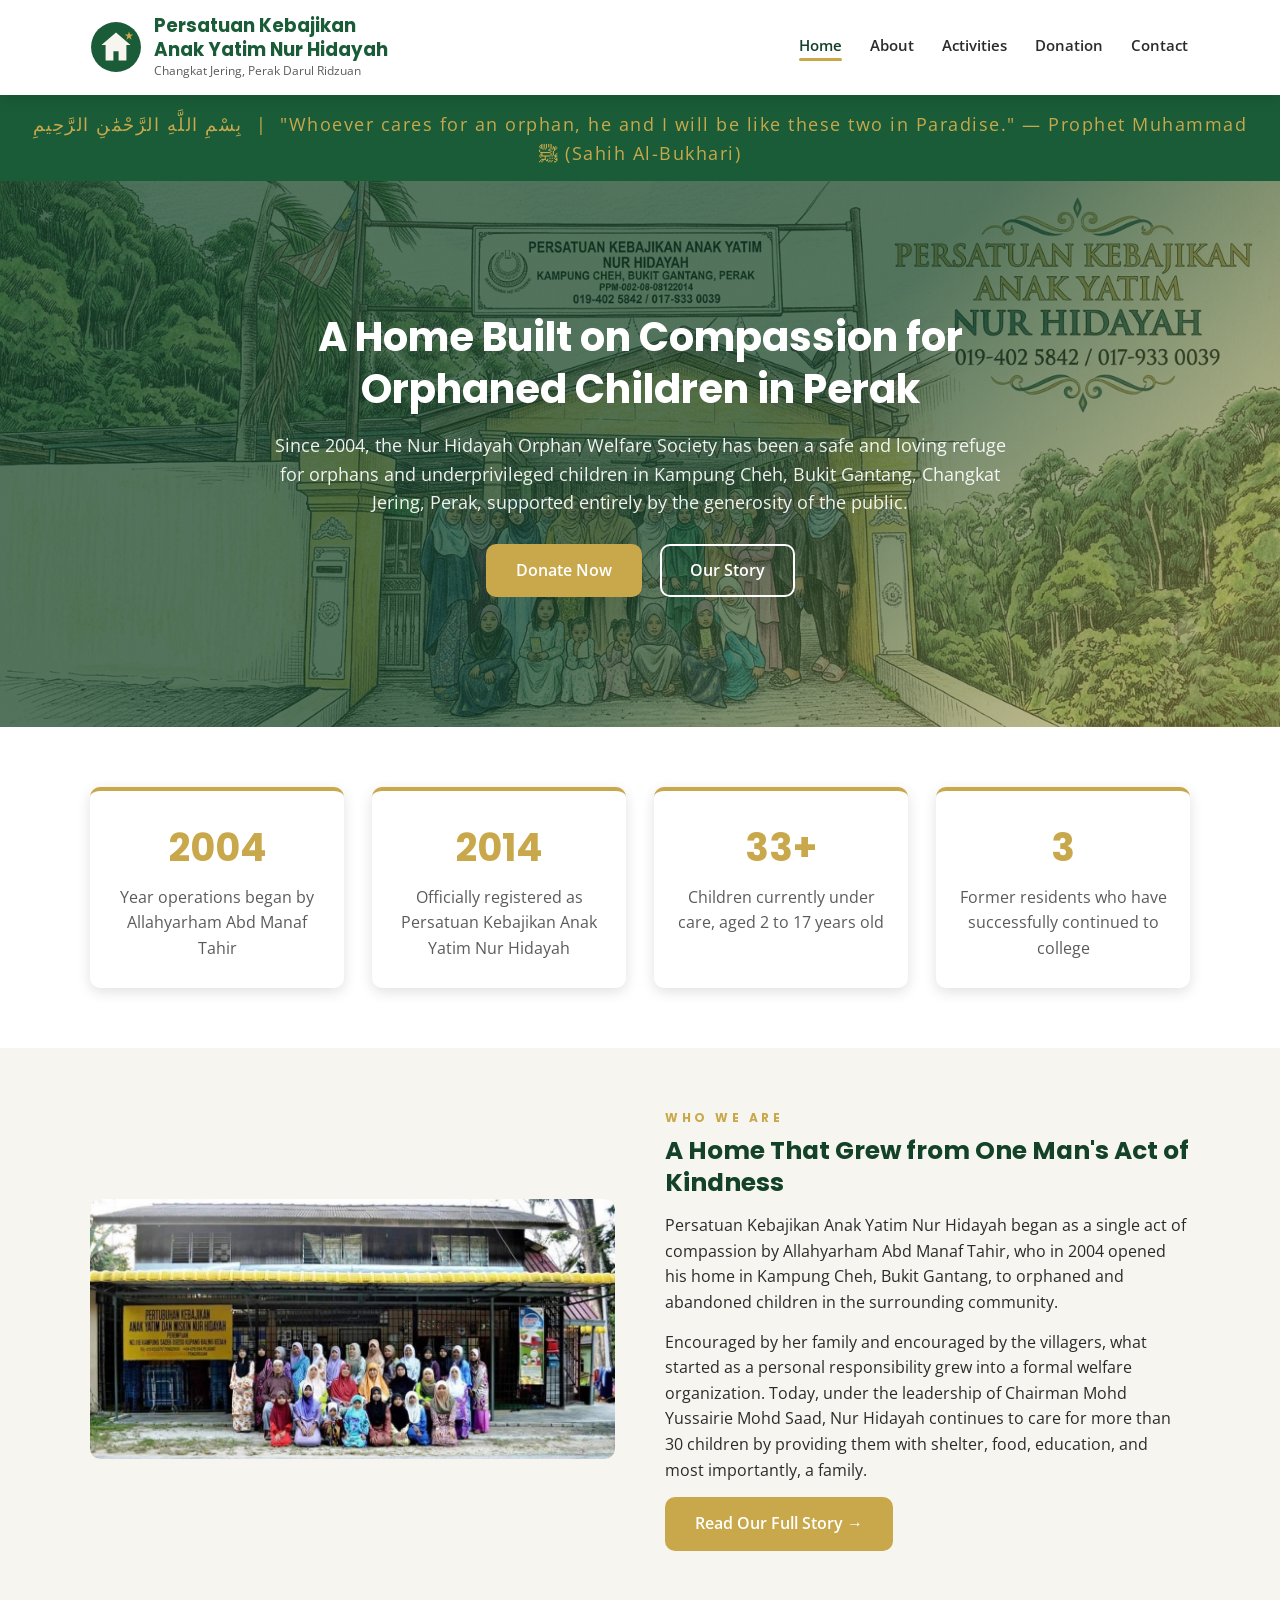
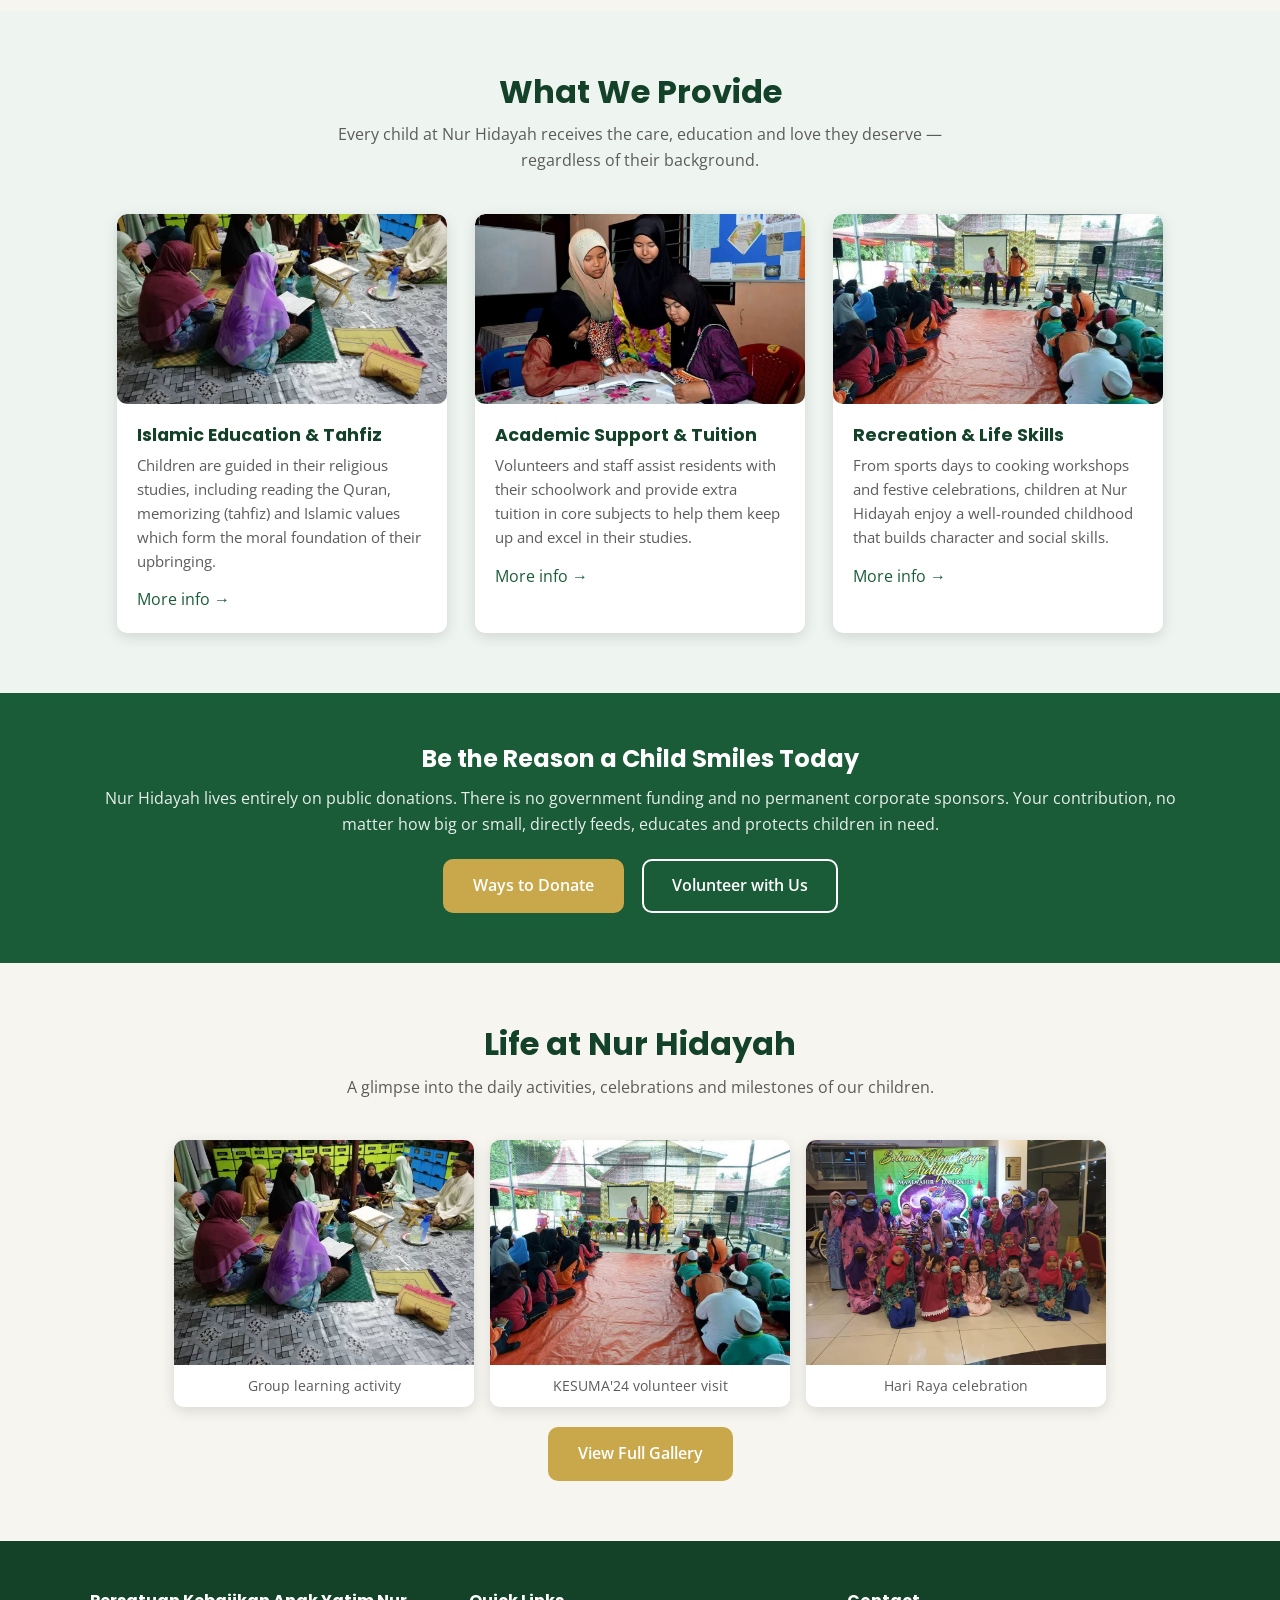
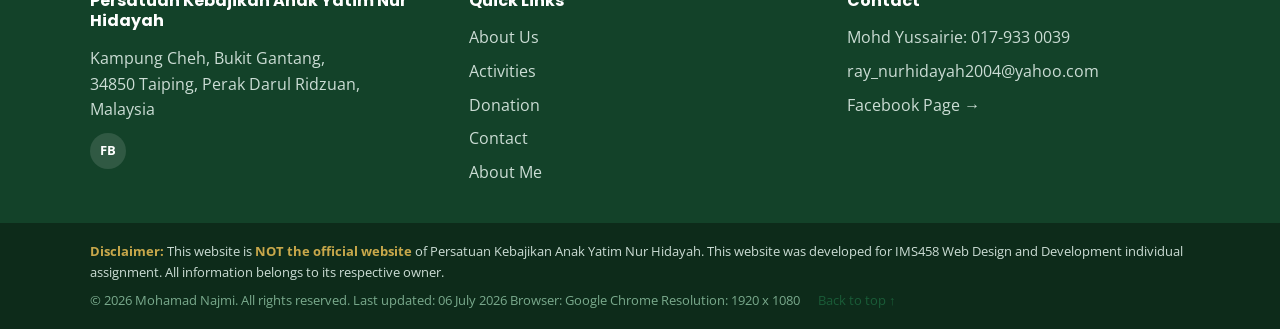
<file: index.html>
<!DOCTYPE html>
<html lang="en">
<head>
  <meta charset="UTF-8">
  <meta name="viewport" content="width=device-width, initial-scale=1.0">
  <title>Persatuan Kebajikan Anak Yatim Nur Hidayah | Changkat Jering, Perak</title>
  <meta name="description" content="Persatuan Kebajikan Anak Yatim Nur Hidayah, Changkat Jering, Perak — caring for orphaned and underprivileged children since 2004. Learn how you can donate and volunteer.">
  <meta name="keywords" content="rumah anak yatim Perak, Nur Hidayah Changkat Jering, anak yatim Bukit Gantang, orphanage Taiping Perak, donation anak yatim Malaysia">
  <meta name="author" content="Student Name — IMS458 Assignment 2">
  <link rel="preconnect" href="https://fonts.googleapis.com">
  <link href="https://fonts.googleapis.com/css2?family=Poppins:wght@500;600;700&family=Open+Sans:wght@400;600&display=swap" rel="stylesheet">
  <link rel="icon" type="image/svg+xml" href="images/logo.svg">
  <link rel="stylesheet" href="css/style.css">
</head>
<body>

  <a href="#main" class="skip-link">Skip to main content</a>

  <header class="site-header">
    <nav class="navbar">
      <div class="logo-group">
        <img src="images/logo.svg" alt="Logo Persatuan Kebajikan Anak Yatim Nur Hidayah">
        <div class="logo-text">
          <h1>Persatuan Kebajikan<br>Anak Yatim Nur Hidayah</h1>
          <span>Changkat Jering, Perak Darul Ridzuan</span>
        </div>
      </div>
      <div class="nav-links">
        <a href="index.html" class="active">Home</a>
        <a href="about.html">About</a>
        <a href="activities.html">Activities</a>
        <a href="donation.html">Donation</a>
        <a href="contact.html">Contact</a>
      </div>
    </nav>
  </header>

  <main id="main">

    <!-- BISMILLAH STRIP -->
    <div class="bismillah-strip">
      بِسْمِ اللَّهِ الرَّحْمَٰنِ الرَّحِيمِ &nbsp;|&nbsp; "Whoever cares for an orphan, he and I will be like these two in Paradise." — Prophet Muhammad ﷺ (Sahih Al-Bukhari)
    </div>

    <!-- HERO -->
    <section class="hero" style="background-image:url('images/hero-home.jpg');">
      <div class="hero-content">
        <h2>A Home Built on Compassion for Orphaned Children in Perak</h2>
        <p>Since 2004, the Nur Hidayah Orphan Welfare Society has been a safe and loving refuge for orphans and underprivileged children in Kampung Cheh, Bukit Gantang, Changkat Jering, Perak, supported entirely by the generosity of the public.</p>
        <div class="hero-buttons">
          <a href="donation.html" class="btn btn-primary">Donate Now</a>
          <a href="about.html" class="btn btn-outline">Our Story</a>
        </div>
      </div>
    </section>

    <!-- STATS -->
    <section class="bg-light">
      <div class="container">
        <div class="flex-grid">
          <div class="stat-box">
            <div class="stat-number">2004</div>
            <p>Year operations began by Allahyarham Abd Manaf Tahir</p>
          </div>
          <div class="stat-box">
            <div class="stat-number">2014</div>
            <p>Officially registered as Persatuan Kebajikan Anak Yatim Nur Hidayah</p>
          </div>
          <div class="stat-box">
            <div class="stat-number">33+</div>
            <p>Children currently under care, aged 2 to 17 years old</p>
          </div>
          <div class="stat-box">
            <div class="stat-number">3</div>
            <p>Former residents who have successfully continued to college</p>
          </div>
        </div>
      </div>
    </section>

    <!-- WHO WE ARE -->
    <section>
      <div class="container split">
        <div class="split-image img-zoom">
          <img src="images/bangunan.jpg" alt="Bangunan Rumah Anak Yatim Nur Hidayah di Kampung Cheh, Bukit Gantang, Perak">
        </div>
        <div class="split-text">
          <span class="section-label">Who We Are</span>
          <h3>A Home That Grew from One Man's Act of Kindness</h3>
          <p>Persatuan Kebajikan Anak Yatim Nur Hidayah began as a single act of compassion by Allahyarham Abd Manaf Tahir, who in 2004 opened his home in Kampung Cheh, Bukit Gantang, to orphaned and abandoned children in the surrounding community.</p>
          <p>Encouraged by her family and encouraged by the villagers, what started as a personal responsibility grew into a formal welfare organization. Today, under the leadership of Chairman Mohd Yussairie Mohd Saad, Nur Hidayah continues to care for more than 30 children by providing them with shelter, food, education, and most importantly, a family.</p>
          <a href="about.html" class="btn btn-primary">Read Our Full Story &rarr;</a>
        </div>
      </div>
    </section>

    <!-- WHAT WE DO -->
    <section class="bg-tint">
      <div class="container">
        <h2 class="section-title">What We Provide</h2>
        <p class="section-subtitle">Every child at Nur Hidayah receives the care, education and love they deserve — regardless of their background.</p>
        <div class="flex-grid">
          <article class="card">
            <div class="img-zoom"><img src="images/kelas-alquran.jpg" alt="Children learning to recite and memorise the Holy Quran"></div>
            <div class="card-body">
              <h3>Islamic Education &amp; Tahfiz</h3>
              <p>Children are guided in their religious studies, including reading the Quran, memorizing (tahfiz) and Islamic values ​​which form the moral foundation of their upbringing.</p>
              <a href="activities.html#islamic">More info &rarr;</a>
            </div>
          </article>
          <article class="card">
            <div class="img-zoom"><img src="images/kelas-tuisyen.jpg" alt="Volunteer tutor helping children with their school subjects"></div>
            <div class="card-body">
              <h3>Academic Support &amp; Tuition</h3>
              <p>Volunteers and staff assist residents with their schoolwork and provide extra tuition in core subjects to help them keep up and excel in their studies.</p>
              <a href="activities.html#tuition">More info &rarr;</a>
            </div>
          </article>
          <article class="card">
            <div class="img-zoom"><img src="images/sukan.jpg" alt="Children playing outdoor sports and games at Nur Hidayah"></div>
            <div class="card-body">
              <h3>Recreation &amp; Life Skills</h3>
              <p>From sports days to cooking workshops and festive celebrations, children at Nur Hidayah enjoy a well-rounded childhood that builds character and social skills.</p>
              <a href="activities.html#recreation">More info &rarr;</a>
            </div>
          </article>
        </div>
      </div>
    </section>

    <!-- CTA -->
    <section class="cta-band">
      <div class="container">
        <h2>Be the Reason a Child Smiles Today</h2>
        <p>Nur Hidayah lives entirely on public donations. There is no government funding and no permanent corporate sponsors. Your contribution, no matter how big or small, directly feeds, educates and protects children in need.</p>
        <div class="hero-buttons">
          <a href="donation.html" class="btn btn-primary">Ways to Donate</a>
          <a href="contact.html" class="btn btn-outline">Volunteer with Us</a>
        </div>
      </div>
    </section>

    <!-- GALLERY PREVIEW -->
    <section>
      <div class="container">
        <h2 class="section-title">Life at Nur Hidayah</h2>
        <p class="section-subtitle">A glimpse into the daily activities, celebrations and milestones of our children.</p>
        <div class="gallery-grid">
          <figure class="img-zoom">
            <img src="images/kelas-alquran.jpg" alt="Children at Nur Hidayah during a group activity session">
            <figcaption>Group learning activity</figcaption>
          </figure>
          <figure class="img-zoom">
            <img src="images/sukan.jpg" alt="Volunteers from KESUMA'24 visiting and donating to Nur Hidayah">
            <figcaption>KESUMA'24 volunteer visit</figcaption>
          </figure>
          <figure class="img-zoom">
            <img src="images/hariraya.jpg" alt="Children celebrating Hari Raya together at the home">
            <figcaption>Hari Raya celebration</figcaption>
          </figure>
        </div>
        <p class="text-center mt-20"><a href="activities.html#gallery" class="btn btn-primary">View Full Gallery</a></p>
      </div>
    </section>

  </main>

<footer class="site-footer">
  <div class="container footer-grid">
    <div class="footer-col brand-col">
      <h4>Persatuan Kebajikan Anak Yatim Nur Hidayah</h4>
      <p>Kampung Cheh, Bukit Gantang,<br>34850 Taiping, Perak Darul Ridzuan,<br>Malaysia</p>
      <div class="social-links">
        <a href="https://www.facebook.com/RAYNurHidayahKpgCheh" target="_blank" rel="noopener" aria-label="Facebook">FB</a>
      </div>
    </div>
    
    <div class="footer-col">
      <h4>Quick Links</h4>
      <ul>
        <li><a href="about.html">About Us</a></li>
        <li><a href="activities.html">Activities</a></li>
        <li><a href="donation.html">Donation</a></li>
        <li><a href="contact.html">Contact</a></li>
        <li><a href="aboutme.html" class="about-me-link">About Me</a></li>
      </ul>
    </div>
    
    <div class="footer-col">
      <h4>Contact</h4>
      <ul>
        <li><a href="tel:+60179330039">Mohd Yussairie: 017-933 0039</a></li>
        <li><a href="mailto:ray_nurhidayah2004@yahoo.com">ray_nurhidayah2004@yahoo.com</a></li>
        <li><a href="https://www.facebook.com/RAYNurHidayahKpgCheh" target="_blank" rel="noopener">Facebook Page &rarr;</a></li>
      </ul>
    </div>
  </div>

  <div class="disclaimer-bar">
    <div class="container">
      <p class="disclaimer-text"><strong>Disclaimer:</strong> This website is <strong>NOT the official website</strong> of Persatuan Kebajikan Anak Yatim Nur Hidayah. This website was developed for IMS458 Web Design and Development individual assignment. All information belongs to its respective owner.</p>
      
      <div class="meta-row">
        <div class="meta-left">
          <span>&copy; 2026 Mohamad Najmi. All rights reserved.</span>
          <span>Last updated: 06 July 2026</span>
          <span>Browser: Google Chrome</span>
          <span>Resolution: 1920 x 1080</span>
        </div>
        <div class="meta-right">
          <a href="#top" class="back-to-top">Back to top &uarr;</a>
        </div>
      </div>
    </div>
  </div>
</footer>

</body>
</html>
</file>
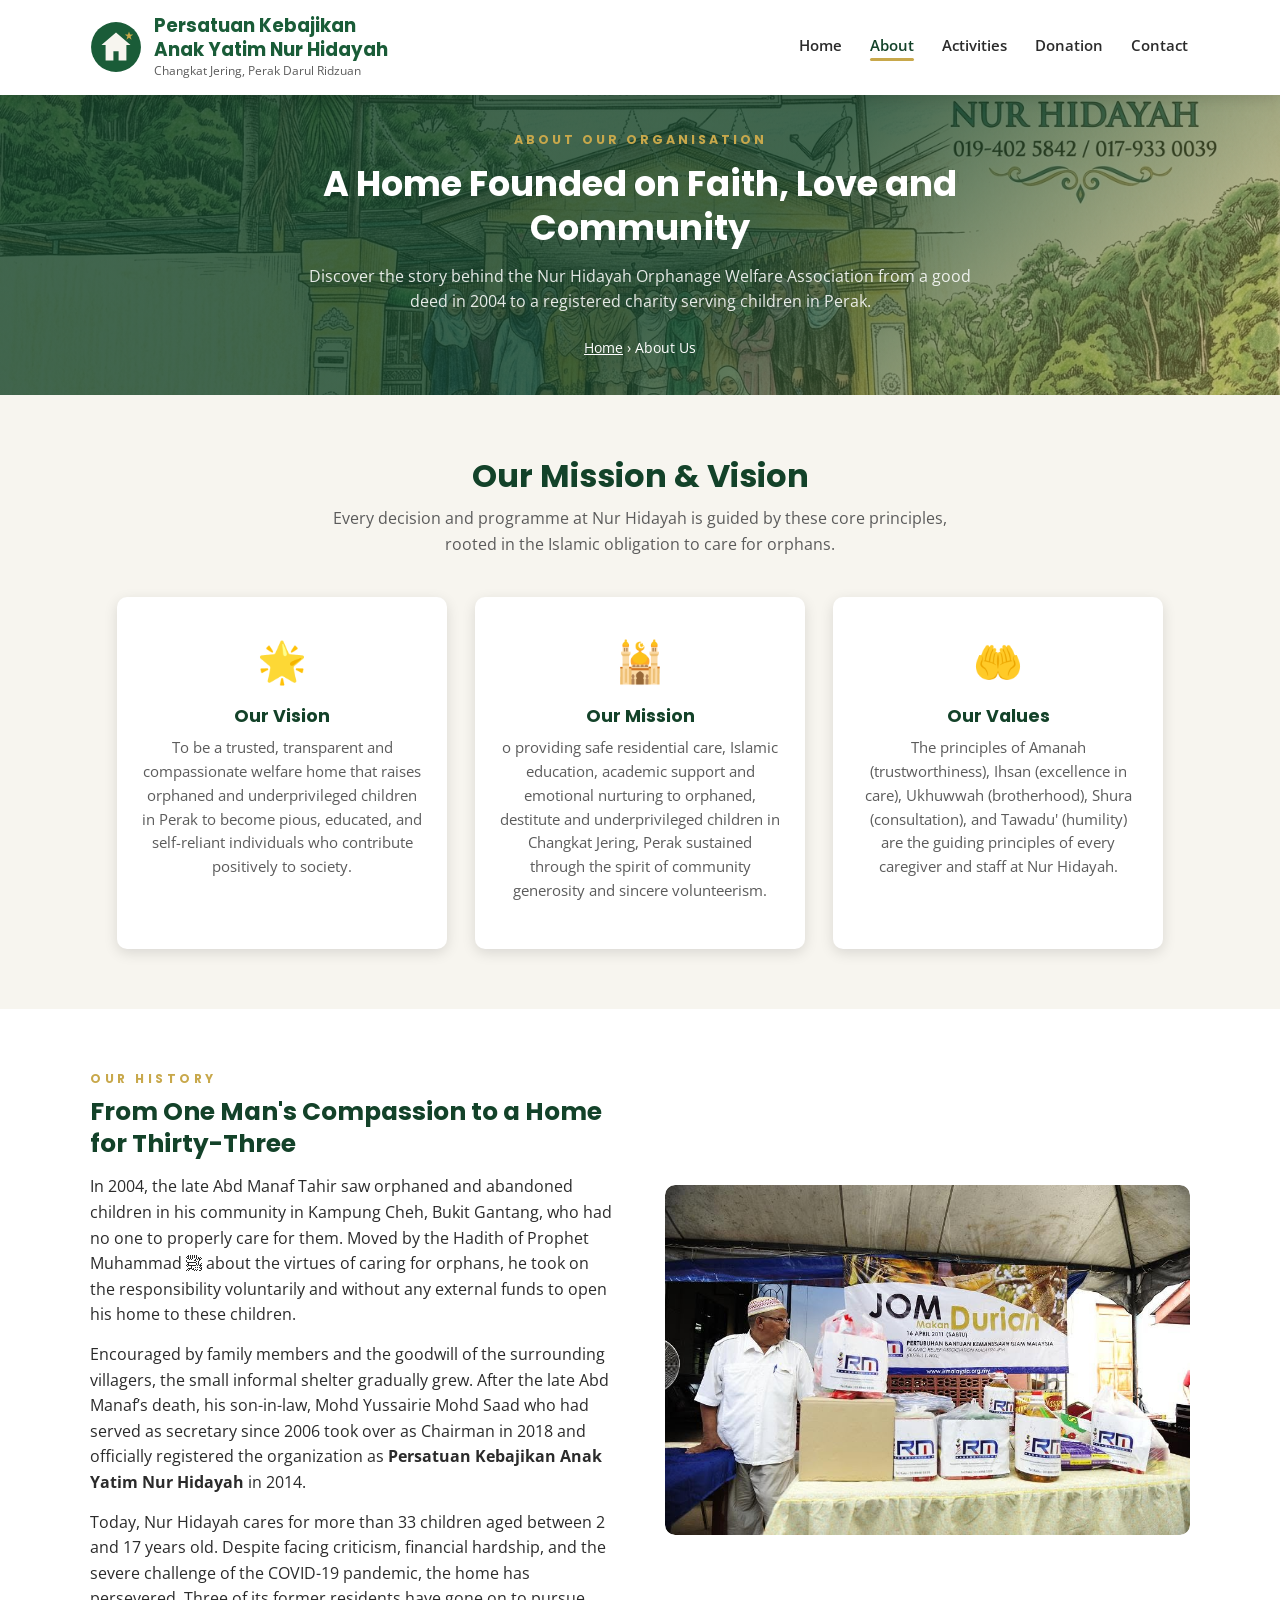
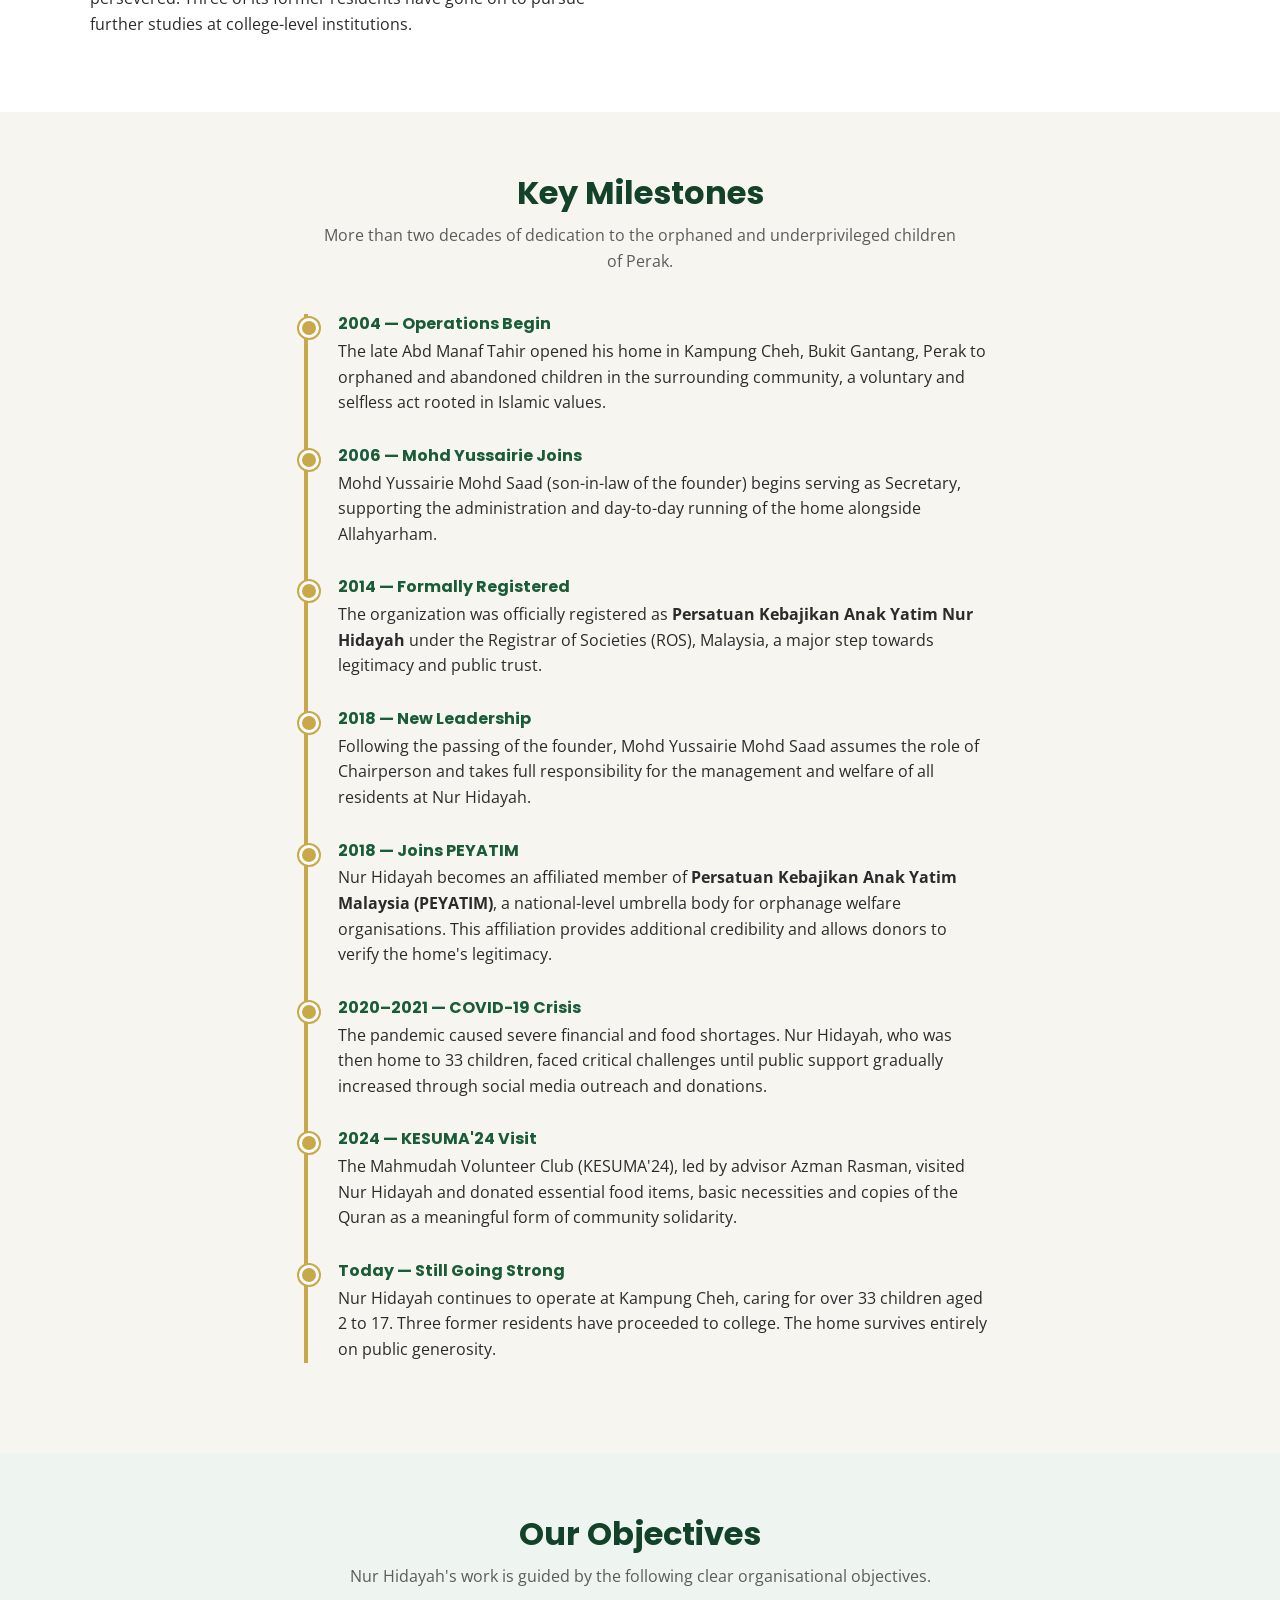
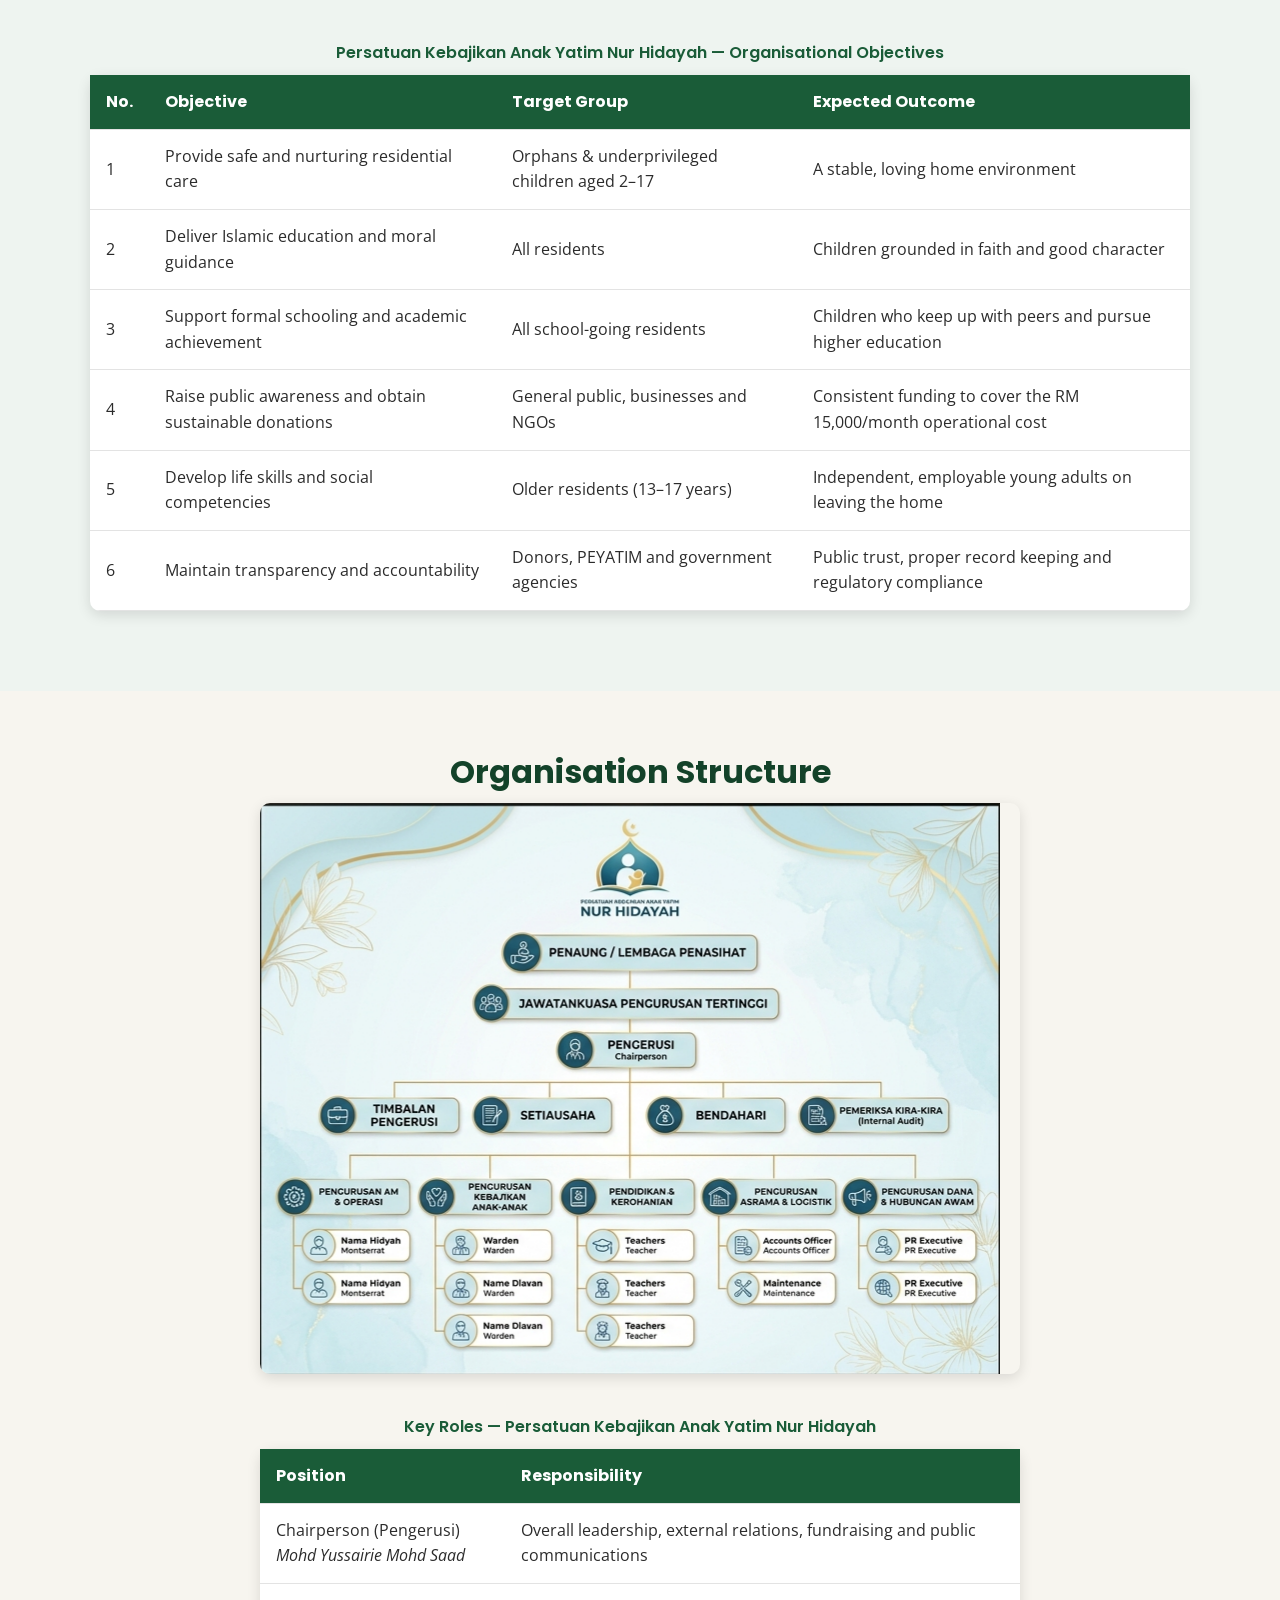
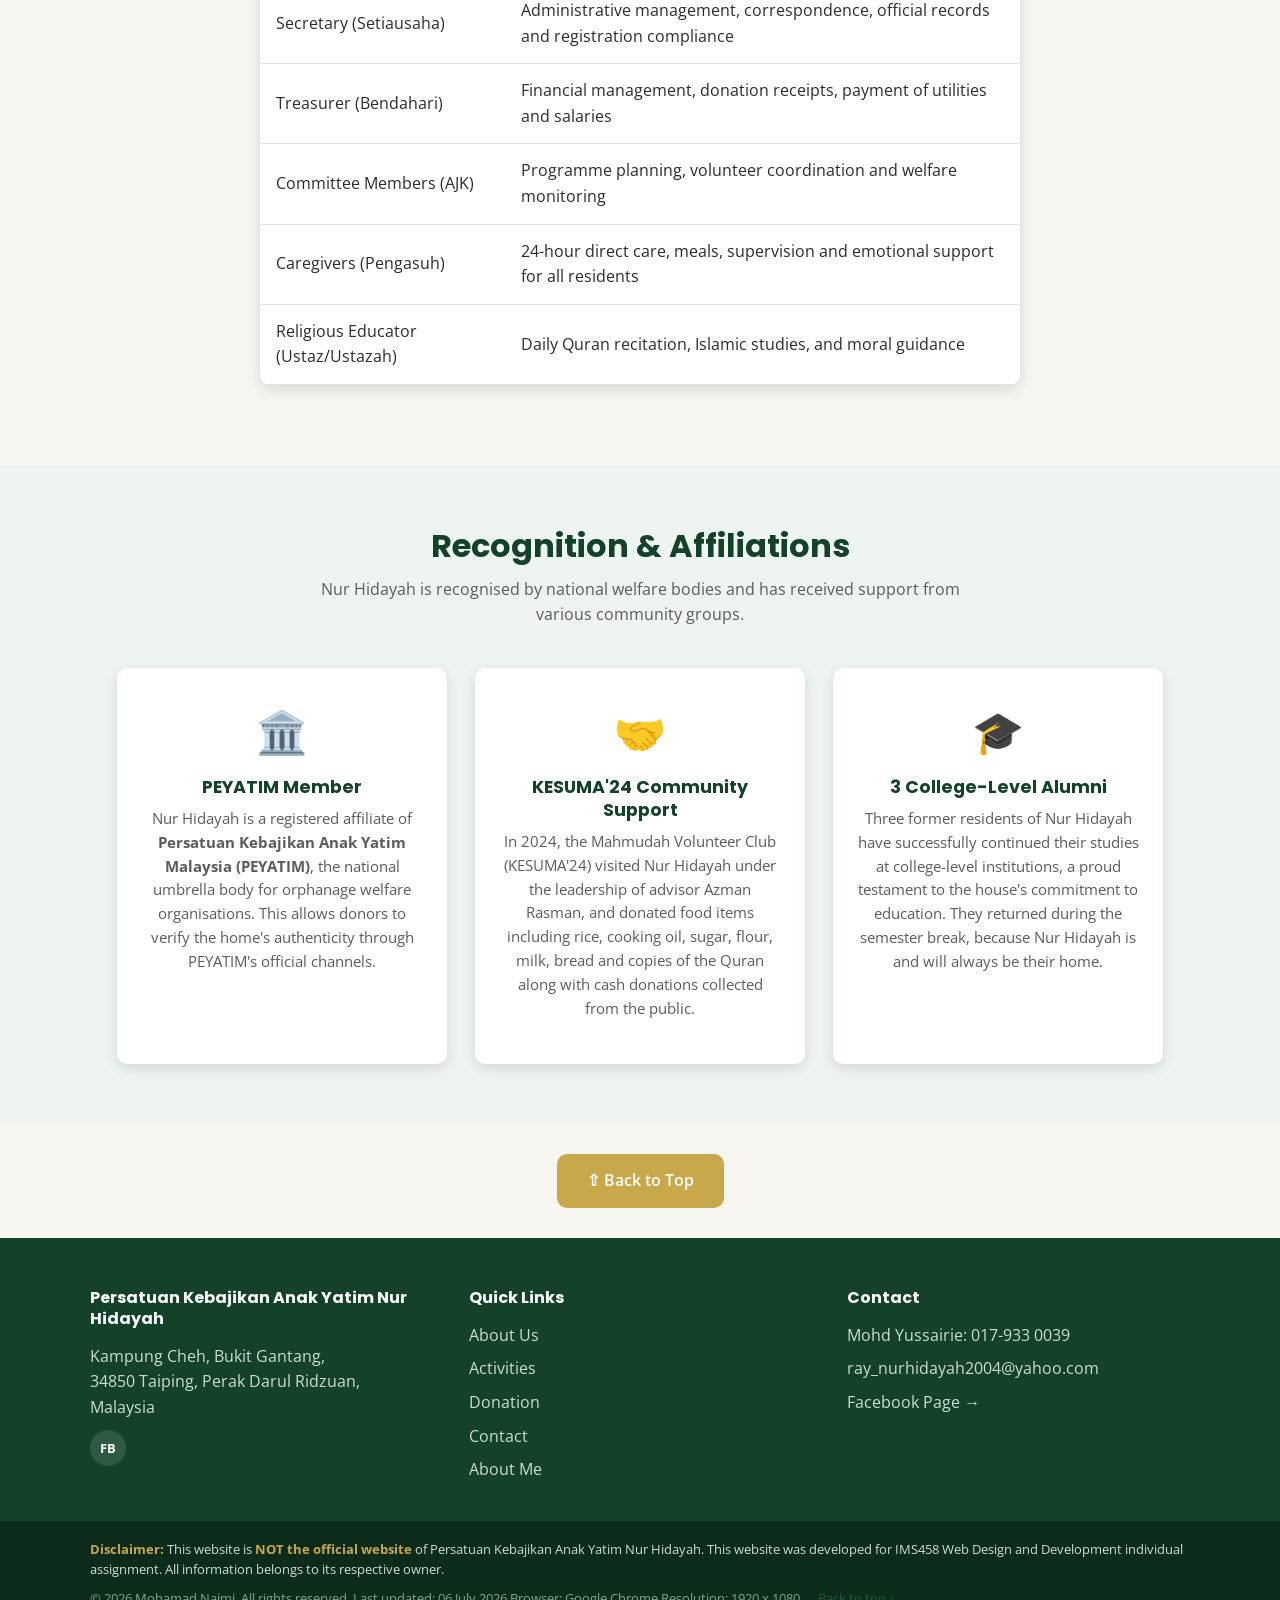
<file: about.html>
<!DOCTYPE html>
<html lang="en">
<head>
  <meta charset="UTF-8">
  <meta name="viewport" content="width=device-width, initial-scale=1.0">
  <title>About Us | Persatuan Kebajikan Anak Yatim Nur Hidayah</title>
  <meta name="description" content="Learn about the history, mission, vision and objectives of Persatuan Kebajikan Anak Yatim Nur Hidayah, Changkat Jering, Perak — founded in 2004 by Allahyarham Abd Manaf Tahir.">
  <meta name="keywords" content="sejarah Nur Hidayah, about Rumah Anak Yatim Perak, Bukit Gantang orphanage history, PEYATIM Perak, Mohd Yussairie Nur Hidayah">
  <meta name="author" content="Student Name — IMS458 Assignment 2">
  <link rel="preconnect" href="https://fonts.googleapis.com">
  <link href="https://fonts.googleapis.com/css2?family=Poppins:wght@500;600;700&family=Open+Sans:wght@400;600&display=swap" rel="stylesheet">
  <link rel="icon" type="image/svg+xml" href="images/logo.svg">
  <link rel="stylesheet" href="css/style.css">
</head>
<body>

  <a href="#main" class="skip-link">Skip to main content</a>

  <header class="site-header">
    <nav class="navbar">
      <div class="logo-group">
        <img src="images/logo.svg" alt="Logo Persatuan Kebajikan Anak Yatim Nur Hidayah">
        <div class="logo-text">
          <h1>Persatuan Kebajikan<br>Anak Yatim Nur Hidayah</h1>
          <span>Changkat Jering, Perak Darul Ridzuan</span>
        </div>
      </div>
      <div class="nav-links">
        <a href="index.html">Home</a>
        <a href="about.html" class="active">About</a>
        <a href="activities.html">Activities</a>
        <a href="donation.html">Donation</a>
        <a href="contact.html">Contact</a>
      </div>
    </nav>
  </header>

  <main id="main">

    <header class="sub-header" style="background-image:url('images/hero-home.jpg');">
      <div class="header-overlay">
        <span class="assignment-label">About Our Organisation</span>
        <h1>A Home Founded on Faith, Love and Community</h1>
        <p class="header-text">Discover the story behind the Nur Hidayah Orphanage Welfare Association from a good deed in 2004 to a registered charity serving children in Perak.</p>
        <p class="breadcrumb"><a href="index.html">Home</a> &rsaquo; About Us</p>
      </div>
    </header>

    <!-- MISSION / VISION -->
    <section>
      <div class="container">
        <h2 class="section-title">Our Mission &amp; Vision</h2>
        <p class="section-subtitle">Every decision and programme at Nur Hidayah is guided by these core principles, rooted in the Islamic obligation to care for orphans.</p>
        <div class="flex-grid">
          <div class="card">
            <div class="card-body" style="text-align:center; padding:32px 24px;">
              <div style="font-size:2.5rem; margin-bottom:12px;">🌟</div>
              <h3>Our Vision</h3>
              <p>To be a trusted, transparent and compassionate welfare home that raises orphaned and underprivileged children in Perak to become pious, educated, and self-reliant individuals who contribute positively to society.</p>
            </div>
          </div>
          <div class="card">
            <div class="card-body" style="text-align:center; padding:32px 24px;">
              <div style="font-size:2.5rem; margin-bottom:12px;">🕌</div>
              <h3>Our Mission</h3>
              <p>o providing safe residential care, Islamic education, academic support and emotional nurturing to orphaned, destitute and underprivileged children in Changkat Jering, Perak sustained through the spirit of community generosity and sincere volunteerism.</p>
            </div>
          </div>
          <div class="card">
            <div class="card-body" style="text-align:center; padding:32px 24px;">
              <div style="font-size:2.5rem; margin-bottom:12px;">🤲</div>
              <h3>Our Values</h3>
              <p>The principles of Amanah (trustworthiness), Ihsan (excellence in care), Ukhuwwah (brotherhood), Shura (consultation), and Tawadu' (humility) are the guiding principles of every caregiver and staff at Nur Hidayah.</p>
            </div>
          </div>
        </div>
      </div>
    </section>

    <!-- HISTORY -->
    <section class="bg-light" id="history">
      <div class="container">
        <div class="split reverse">
          <div class="split-image img-zoom">
            <img src="images/allahyarham.jpg" alt="The founding of Nur Hidayah, 2004">
          </div>
          <div class="split-text">
            <span class="section-label">Our History</span>
            <h3>From One Man's Compassion to a Home for Thirty-Three</h3>
            <p>In 2004, the late Abd Manaf Tahir saw orphaned and abandoned children in his community in Kampung Cheh, Bukit Gantang, who had no one to properly care for them. Moved by the Hadith of Prophet Muhammad ﷺ about the virtues of caring for orphans, he took on the responsibility voluntarily and without any external funds to open his home to these children.</p>
            <p>Encouraged by family members and the goodwill of the surrounding villagers, the small informal shelter gradually grew. After the late Abd Manaf’s death, his son-in-law, Mohd Yussairie Mohd Saad who had served as secretary since 2006 took over as Chairman in 2018 and officially registered the organization as <strong> Persatuan Kebajikan Anak Yatim Nur Hidayah</strong> in 2014.</p>
            <p>Today, Nur Hidayah cares for more than 33 children aged between 2 and 17 years old. Despite facing criticism, financial hardship, and the severe challenge of the COVID-19 pandemic, the home has persevered. Three of its former residents have gone on to pursue further studies at college-level institutions.</p>
          </div>
        </div>
      </div>
    </section>

    <!-- TIMELINE -->
    <section>
      <div class="container">
        <h2 class="section-title">Key Milestones</h2>
        <p class="section-subtitle">More than two decades of dedication to the orphaned and underprivileged children of Perak.</p>
        <div style="max-width:700px; margin:0 auto;">
          <div class="timeline">
            <div class="timeline-item">
              <h4>2004 — Operations Begin</h4>
              <p>The late Abd Manaf Tahir opened his home in Kampung Cheh, Bukit Gantang, Perak to orphaned and abandoned children in the surrounding community, a voluntary and selfless act rooted in Islamic values.</p>
            </div>
            <div class="timeline-item">
              <h4>2006 — Mohd Yussairie Joins</h4>
              <p>Mohd Yussairie Mohd Saad (son-in-law of the founder) begins serving as Secretary, supporting the administration and day-to-day running of the home alongside Allahyarham.</p>
            </div>
            <div class="timeline-item">
              <h4>2014 — Formally Registered</h4>
              <p>The organization was officially registered as <strong>Persatuan Kebajikan Anak Yatim Nur Hidayah</strong> under the Registrar of Societies (ROS), Malaysia, a major step towards legitimacy and public trust.</p>
            </div>
            <div class="timeline-item">
              <h4>2018 — New Leadership</h4>
              <p>Following the passing of the founder, Mohd Yussairie Mohd Saad assumes the role of Chairperson and takes full responsibility for the management and welfare of all residents at Nur Hidayah.</p>
            </div>
            <div class="timeline-item" id="peyatim">
              <h4>2018 — Joins PEYATIM</h4>
              <p>Nur Hidayah becomes an affiliated member of <strong>Persatuan Kebajikan Anak Yatim Malaysia (PEYATIM)</strong>, a national-level umbrella body for orphanage welfare organisations. This affiliation provides additional credibility and allows donors to verify the home's legitimacy.</p>
            </div>
            <div class="timeline-item">
              <h4>2020–2021 — COVID-19 Crisis</h4>
              <p>The pandemic caused severe financial and food shortages. Nur Hidayah, who was then home to 33 children, faced critical challenges until public support gradually increased through social media outreach and donations.</p>
            </div>
            <div class="timeline-item">
              <h4>2024 — KESUMA'24 Visit</h4>
              <p>The Mahmudah Volunteer Club (KESUMA'24), led by advisor Azman Rasman, visited Nur Hidayah and donated essential food items, basic necessities and copies of the Quran as a meaningful form of community solidarity.</p>
            </div>
            <div class="timeline-item">
              <h4>Today — Still Going Strong</h4>
              <p>Nur Hidayah continues to operate at Kampung Cheh, caring for over 33 children aged 2 to 17. Three former residents have proceeded to college. The home survives entirely on public generosity.</p>
            </div>
          </div>
        </div>
      </div>
    </section>

    <!-- OBJECTIVES TABLE -->
    <section class="bg-tint" id="objectives">
      <div class="container">
        <h2 class="section-title">Our Objectives</h2>
        <p class="section-subtitle">Nur Hidayah's work is guided by the following clear organisational objectives.</p>
        <table>
          <caption>Persatuan Kebajikan Anak Yatim Nur Hidayah — Organisational Objectives</caption>
          <thead>
            <tr><th>No.</th><th>Objective</th><th>Target Group</th><th>Expected Outcome</th></tr>
          </thead>
          <tbody>
            <tr><td>1</td><td>Provide safe and nurturing residential care</td><td>Orphans &amp; underprivileged children aged 2–17</td><td>A stable, loving home environment</td></tr>
            <tr><td>2</td><td>Deliver Islamic education and moral guidance</td><td>All residents</td><td>Children grounded in faith and good character</td></tr>
            <tr><td>3</td><td>Support formal schooling and academic achievement</td><td>All school-going residents</td><td>Children who keep up with peers and pursue higher education</td></tr>
            <tr><td>4</td><td>Raise public awareness and obtain sustainable donations</td><td>General public, businesses and NGOs</td><td>Consistent funding to cover the RM 15,000/month operational cost</td></tr>
            <tr><td>5</td><td>Develop life skills and social competencies</td><td>Older residents (13–17 years)</td><td>Independent, employable young adults on leaving the home</td></tr>
            <tr><td>6</td><td>Maintain transparency and accountability</td><td>Donors, PEYATIM and government agencies</td><td>Public trust, proper record keeping and regulatory compliance</td></tr>
          </tbody>
        </table>
      </div>
    </section>

    <!-- ORG CHART -->
    <section id="orgchart">
      <div class="container">
        <h2 class="section-title">Organisation Structure</h2>
        <div class="img-zoom" style="max-width:760px;margin:0 auto;border-radius:10px;box-shadow:var(--shadow);">
          <img src="images/carta-organisasi(1).png" alt="Carta Organisasi Persatuan Kebajikan Anak Yatim Nur Hidayah">
        </div>
        <p class="text-center mt-20" style="font-size:.9rem;color:#5b5b5b;"></p>
        <div style="max-width:760px;margin:30px auto 0;">
          <table>
            <caption>Key Roles — Persatuan Kebajikan Anak Yatim Nur Hidayah</caption>
            <thead><tr><th>Position</th><th>Responsibility</th></tr></thead>
            <tbody>
              <tr><td>Chairperson (Pengerusi)<br><em>Mohd Yussairie Mohd Saad</em></td><td>Overall leadership, external relations, fundraising and public communications</td></tr>
              <tr><td>Secretary (Setiausaha)</td><td>Administrative management, correspondence, official records and registration compliance</td></tr>
              <tr><td>Treasurer (Bendahari)</td><td>Financial management, donation receipts, payment of utilities and salaries</td></tr>
              <tr><td>Committee Members (AJK)</td><td>Programme planning, volunteer coordination and welfare monitoring</td></tr>
              <tr><td>Caregivers (Pengasuh)</td><td>24-hour direct care, meals, supervision and emotional support for all residents</td></tr>
              <tr><td>Religious Educator (Ustaz/Ustazah)</td><td>Daily Quran recitation, Islamic studies, and moral guidance</td></tr>
            </tbody>
          </table>
        </div>
      </div>
    </section>

    <!-- AWARDS / RECOGNITION -->
    <section class="bg-tint" id="awards">
      <div class="container">
        <h2 class="section-title">Recognition &amp; Affiliations</h2>
        <p class="section-subtitle">Nur Hidayah is recognised by national welfare bodies and has received support from various community groups.</p>
        <div class="flex-grid">
          <div class="card">
            <div class="card-body" style="text-align:center;padding:30px 24px;">
              <div style="font-size:2.6rem;margin-bottom:12px;">🏛️</div>
              <h3>PEYATIM Member</h3>
              <p>Nur Hidayah is a registered affiliate of <strong>Persatuan Kebajikan Anak Yatim Malaysia (PEYATIM)</strong>, the national umbrella body for orphanage welfare organisations. This allows donors to verify the home's authenticity through PEYATIM's official channels.</p>
            </div>
          </div>
          <div class="card">
            <div class="card-body" style="text-align:center;padding:30px 24px;">
              <div style="font-size:2.6rem;margin-bottom:12px;">🤝</div>
              <h3>KESUMA'24 Community Support</h3>
              <p>In 2024, the Mahmudah Volunteer Club (KESUMA'24) visited Nur Hidayah under the leadership of advisor Azman Rasman, and donated food items including rice, cooking oil, sugar, flour, milk, bread and copies of the Quran along with cash donations collected from the public.</p>
            </div>
          </div>
          <div class="card">
            <div class="card-body" style="text-align:center;padding:30px 24px;">
              <div style="font-size:2.6rem;margin-bottom:12px;">🎓</div>
              <h3>3 College-Level Alumni</h3>
              <p>Three former residents of Nur Hidayah have successfully continued their studies at college-level institutions, a proud testament to the house's commitment to education. They returned during the semester break, because Nur Hidayah is and will always be their home.</p>
            </div>
          </div>
        </div>
      </div>
    </section>

    <section style="padding:30px 0;text-align:center;">
      <a href="#main" class="btn btn-primary">&#8679; Back to Top</a>
    </section>

  </main>

 <footer class="site-footer">
  <div class="container footer-grid">
    <div class="footer-col brand-col">
      <h4>Persatuan Kebajikan Anak Yatim Nur Hidayah</h4>
      <p>Kampung Cheh, Bukit Gantang,<br>34850 Taiping, Perak Darul Ridzuan,<br>Malaysia</p>
      <div class="social-links">
        <a href="https://www.facebook.com/RAYNurHidayahKpgCheh" target="_blank" rel="noopener" aria-label="Facebook">FB</a>
      </div>
    </div>
    
    <div class="footer-col">
      <h4>Quick Links</h4>
      <ul>
        <li><a href="about.html">About Us</a></li>
        <li><a href="activities.html">Activities</a></li>
        <li><a href="donation.html">Donation</a></li>
        <li><a href="contact.html">Contact</a></li>
        <li><a href="aboutme.html" class="about-me-link">About Me</a></li>
      </ul>
    </div>
    
    <div class="footer-col">
      <h4>Contact</h4>
      <ul>
        <li><a href="tel:+60179330039">Mohd Yussairie: 017-933 0039</a></li>
        <li><a href="mailto:ray_nurhidayah2004@yahoo.com">ray_nurhidayah2004@yahoo.com</a></li>
        <li><a href="https://www.facebook.com/RAYNurHidayahKpgCheh" target="_blank" rel="noopener">Facebook Page &rarr;</a></li>
      </ul>
    </div>
  </div>

  <div class="disclaimer-bar">
    <div class="container">
      <p class="disclaimer-text"><strong>Disclaimer:</strong> This website is <strong>NOT the official website</strong> of Persatuan Kebajikan Anak Yatim Nur Hidayah. This website was developed for IMS458 Web Design and Development individual assignment. All information belongs to its respective owner.</p>
      
      <div class="meta-row">
        <div class="meta-left">
          <span>&copy; 2026 Mohamad Najmi. All rights reserved.</span>
          <span>Last updated: 06 July 2026</span>
          <span>Browser: Google Chrome</span>
          <span>Resolution: 1920 x 1080</span>
        </div>
        <div class="meta-right">
          <a href="#top" class="back-to-top">Back to top &uarr;</a>
        </div>
      </div>
    </div>
  </div>
</footer>
</body>
</html>
</file>
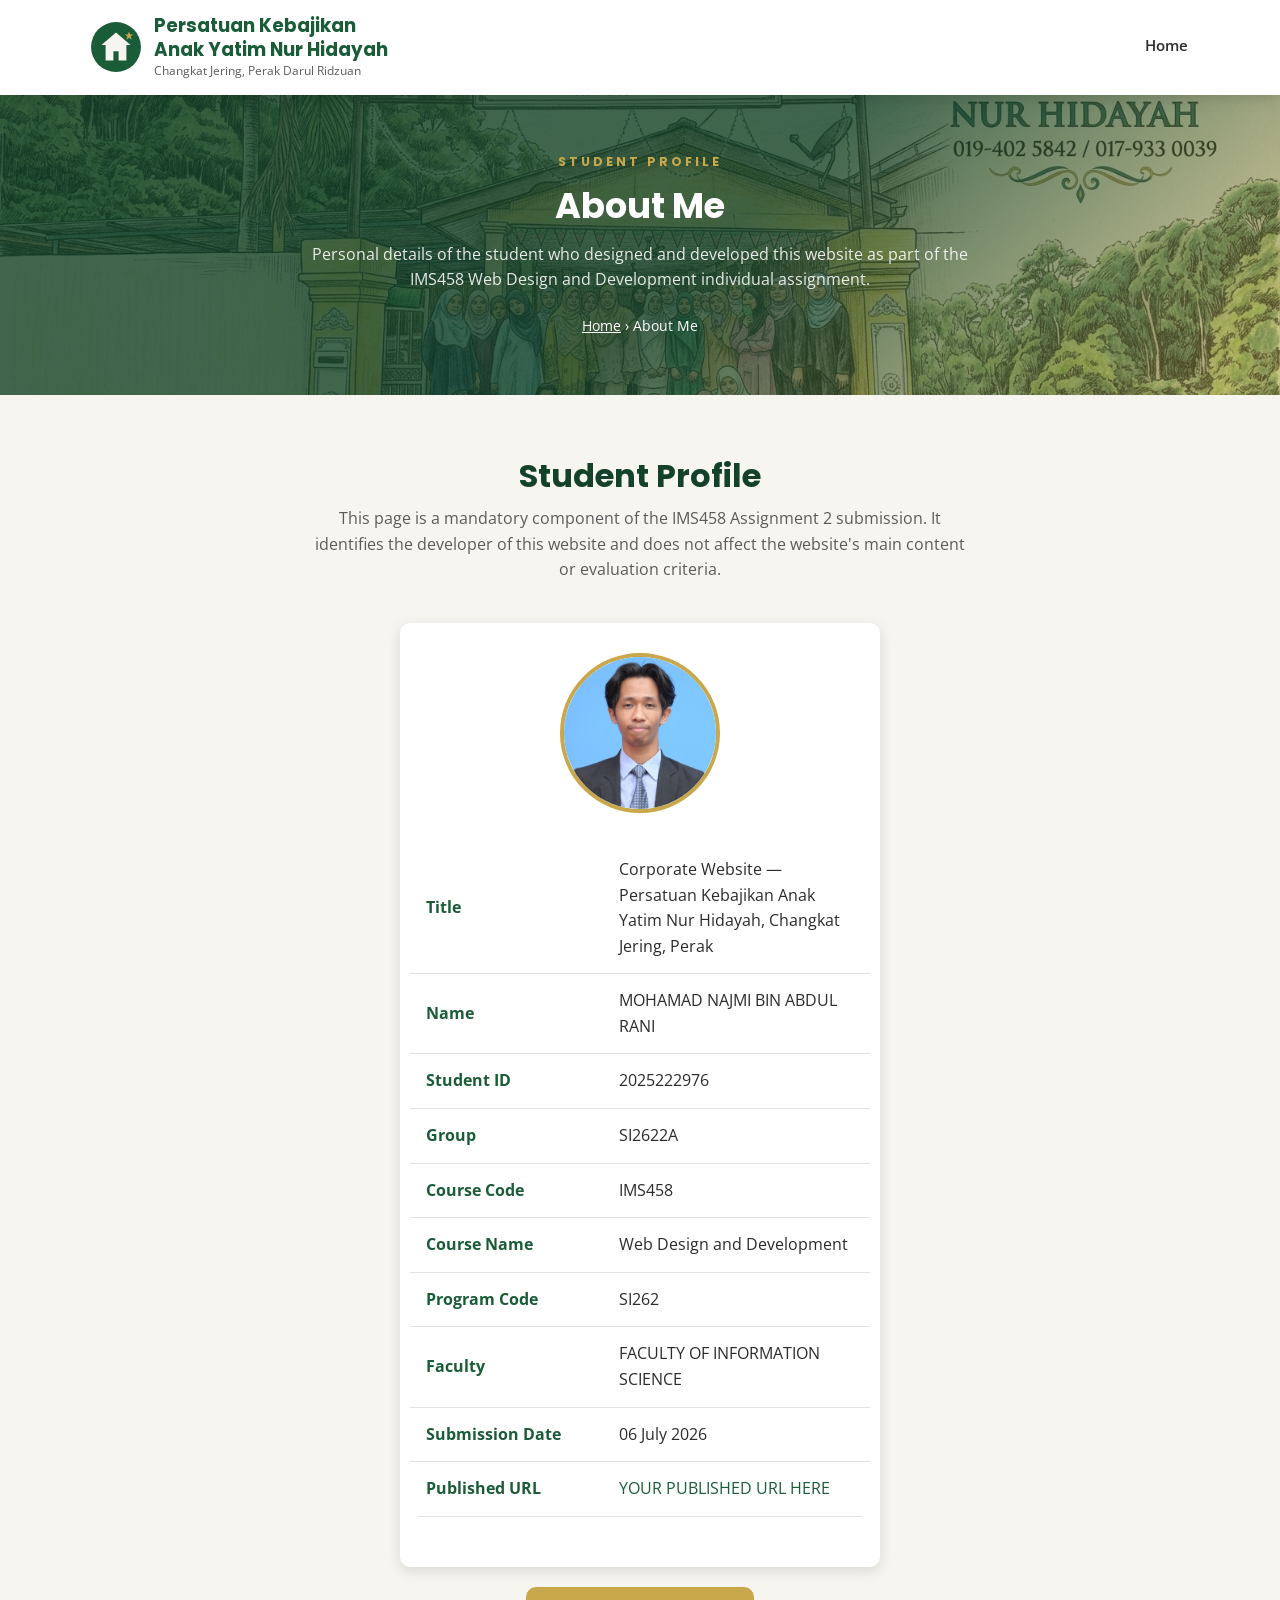
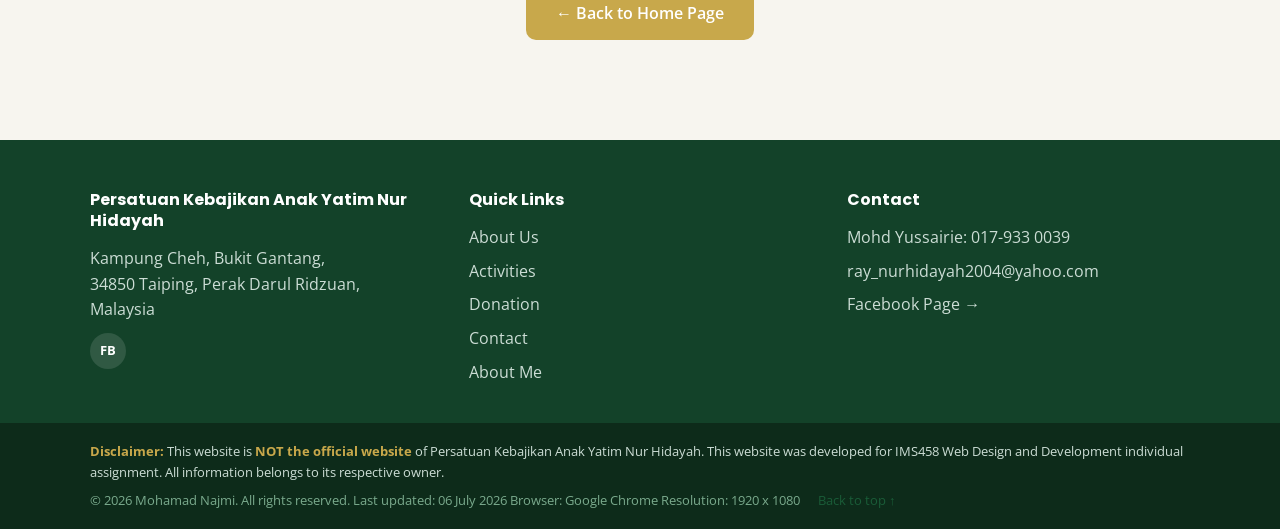
<file: aboutme.html>
<!DOCTYPE html>
<html lang="en">
<head>
  <meta charset="UTF-8">
  <meta name="viewport" content="width=device-width, initial-scale=1.0">
  <title>About Me | IMS458 Assignment 2</title>
  <meta name="description" content="Personal details of the student who developed this IMS458 Assignment 2 corporate website for Persatuan Kebajikan Anak Yatim Nur Hidayah, Changkat Jering, Perak.">
  <meta name="keywords" content="aboutme, IMS458, student, web design, assignment, SI2622A, Nur Hidayah">
  <meta name="author" content="Student Name — IMS458 Assignment 2">
  <link rel="preconnect" href="https://fonts.googleapis.com">
  <link href="https://fonts.googleapis.com/css2?family=Poppins:wght@500;600;700&family=Open+Sans:wght@400;600&display=swap" rel="stylesheet">
  <link rel="icon" type="image/svg+xml" href="images/logo.svg">
  <link rel="stylesheet" href="css/style.css">
</head>
<body>

  <a href="#main" class="skip-link">Skip to main content</a>

  <header class="site-header">
    <nav class="navbar">
      <div class="logo-group">
        <img src="images/logo.svg" alt="Logo Persatuan Kebajikan Anak Yatim Nur Hidayah">
        <div class="logo-text">
          <h1>Persatuan Kebajikan<br>Anak Yatim Nur Hidayah</h1>
          <span>Changkat Jering, Perak Darul Ridzuan</span>
        </div>
      </div>
      <div class="nav-links">
        <a href="index.html">Home</a>
      </div>
    </nav>
  </header>

  <main id="main">

    <!-- PAGE BANNER -->
    <header class="sub-header" style="background-color:var(--color-primary); background-image:url('images/hero-home.jpg');">
      <div class="header-overlay">
        <span class="assignment-label">Student Profile</span>
        <h1>About Me</h1>
        <p class="header-text">Personal details of the student who designed and developed this website as part of the IMS458 Web Design and Development individual assignment.</p>
        <p class="breadcrumb"><a href="index.html">Home</a> &rsaquo; About Me</p>
      </div>
    </header>

    <!-- PROFILE CARD -->
    <section>
      <div class="container">

        <h2 class="section-title">Student Profile</h2>
        <p class="section-subtitle">This page is a mandatory component of the IMS458 Assignment 2 submission. It identifies the developer of this website and does not affect the website's main content or evaluation criteria.</p>

        <div class="profile-card">
          <!-- Replace images/student-photo.jpg with your actual passport-size photo -->
          <img src="images/gambar uitm.jpg" alt="Photo of the student who developed this website">

          <div style="padding:10px 10px 30px;">
            <table>
              <tbody>
                <tr>
                  <td>Title</td>
                  <td>Corporate Website — Persatuan Kebajikan Anak Yatim Nur Hidayah, Changkat Jering, Perak</td>
                </tr>
                <tr>
                  <td>Name</td>
                  <td>MOHAMAD NAJMI BIN ABDUL RANI</td>
                </tr>
                <tr>
                  <td>Student ID</td>
                  <td>2025222976</td>
                </tr>
                <tr>
                  <td>Group</td>
                  <td>SI2622A</td>
                </tr>
                <tr>
                  <td>Course Code</td>
                  <td>IMS458</td>
                </tr>
                <tr>
                  <td>Course Name</td>
                  <td>Web Design and Development</td>
                </tr>
                <tr>
                  <td>Program Code</td>
                  <td>SI262</td>
                </tr>
                <tr>
                  <td>Faculty</td>
                  <td>FACULTY OF INFORMATION SCIENCE</td>
                </tr>
                <tr>
                  <td>Submission Date</td>
                  <td>06 July 2026</td>
                </tr>
                <tr>
                  <td>Published URL</td>
                  <td><a href="#" target="_blank">YOUR PUBLISHED URL HERE</a></td>
                </tr>
              </tbody>
            </table>
          </div>
        </div>

        <div class="text-center mt-20" style="margin-bottom:40px;">
          <a href="index.html" class="btn btn-primary">&#8592; Back to Home Page</a>
        </div>

      </div>
    </section>

  </main>

<footer class="site-footer">
  <div class="container footer-grid">
    <div class="footer-col brand-col">
      <h4>Persatuan Kebajikan Anak Yatim Nur Hidayah</h4>
      <p>Kampung Cheh, Bukit Gantang,<br>34850 Taiping, Perak Darul Ridzuan,<br>Malaysia</p>
      <div class="social-links">
        <a href="https://www.facebook.com/RAYNurHidayahKpgCheh" target="_blank" rel="noopener" aria-label="Facebook">FB</a>
      </div>
    </div>
    
    <div class="footer-col">
      <h4>Quick Links</h4>
      <ul>
        <li><a href="about.html">About Us</a></li>
        <li><a href="activities.html">Activities</a></li>
        <li><a href="donation.html">Donation</a></li>
        <li><a href="contact.html">Contact</a></li>
        <li><a href="aboutme.html" class="about-me-link">About Me</a></li>
      </ul>
    </div>
    
    <div class="footer-col">
      <h4>Contact</h4>
      <ul>
        <li><a href="tel:+60179330039">Mohd Yussairie: 017-933 0039</a></li>
        <li><a href="mailto:ray_nurhidayah2004@yahoo.com">ray_nurhidayah2004@yahoo.com</a></li>
        <li><a href="https://www.facebook.com/RAYNurHidayahKpgCheh" target="_blank" rel="noopener">Facebook Page &rarr;</a></li>
      </ul>
    </div>
  </div>

  <div class="disclaimer-bar">
    <div class="container">
      <p class="disclaimer-text"><strong>Disclaimer:</strong> This website is <strong>NOT the official website</strong> of Persatuan Kebajikan Anak Yatim Nur Hidayah. This website was developed for IMS458 Web Design and Development individual assignment. All information belongs to its respective owner.</p>
      
      <div class="meta-row">
        <div class="meta-left">
          <span>&copy; 2026 Mohamad Najmi. All rights reserved.</span>
          <span>Last updated: 06 July 2026</span>
          <span>Browser: Google Chrome</span>
          <span>Resolution: 1920 x 1080</span>
        </div>
        <div class="meta-right">
          <a href="#top" class="back-to-top">Back to top &uarr;</a>
        </div>
      </div>
    </div>
  </div>
</footer>

</body>
</html>
</file>
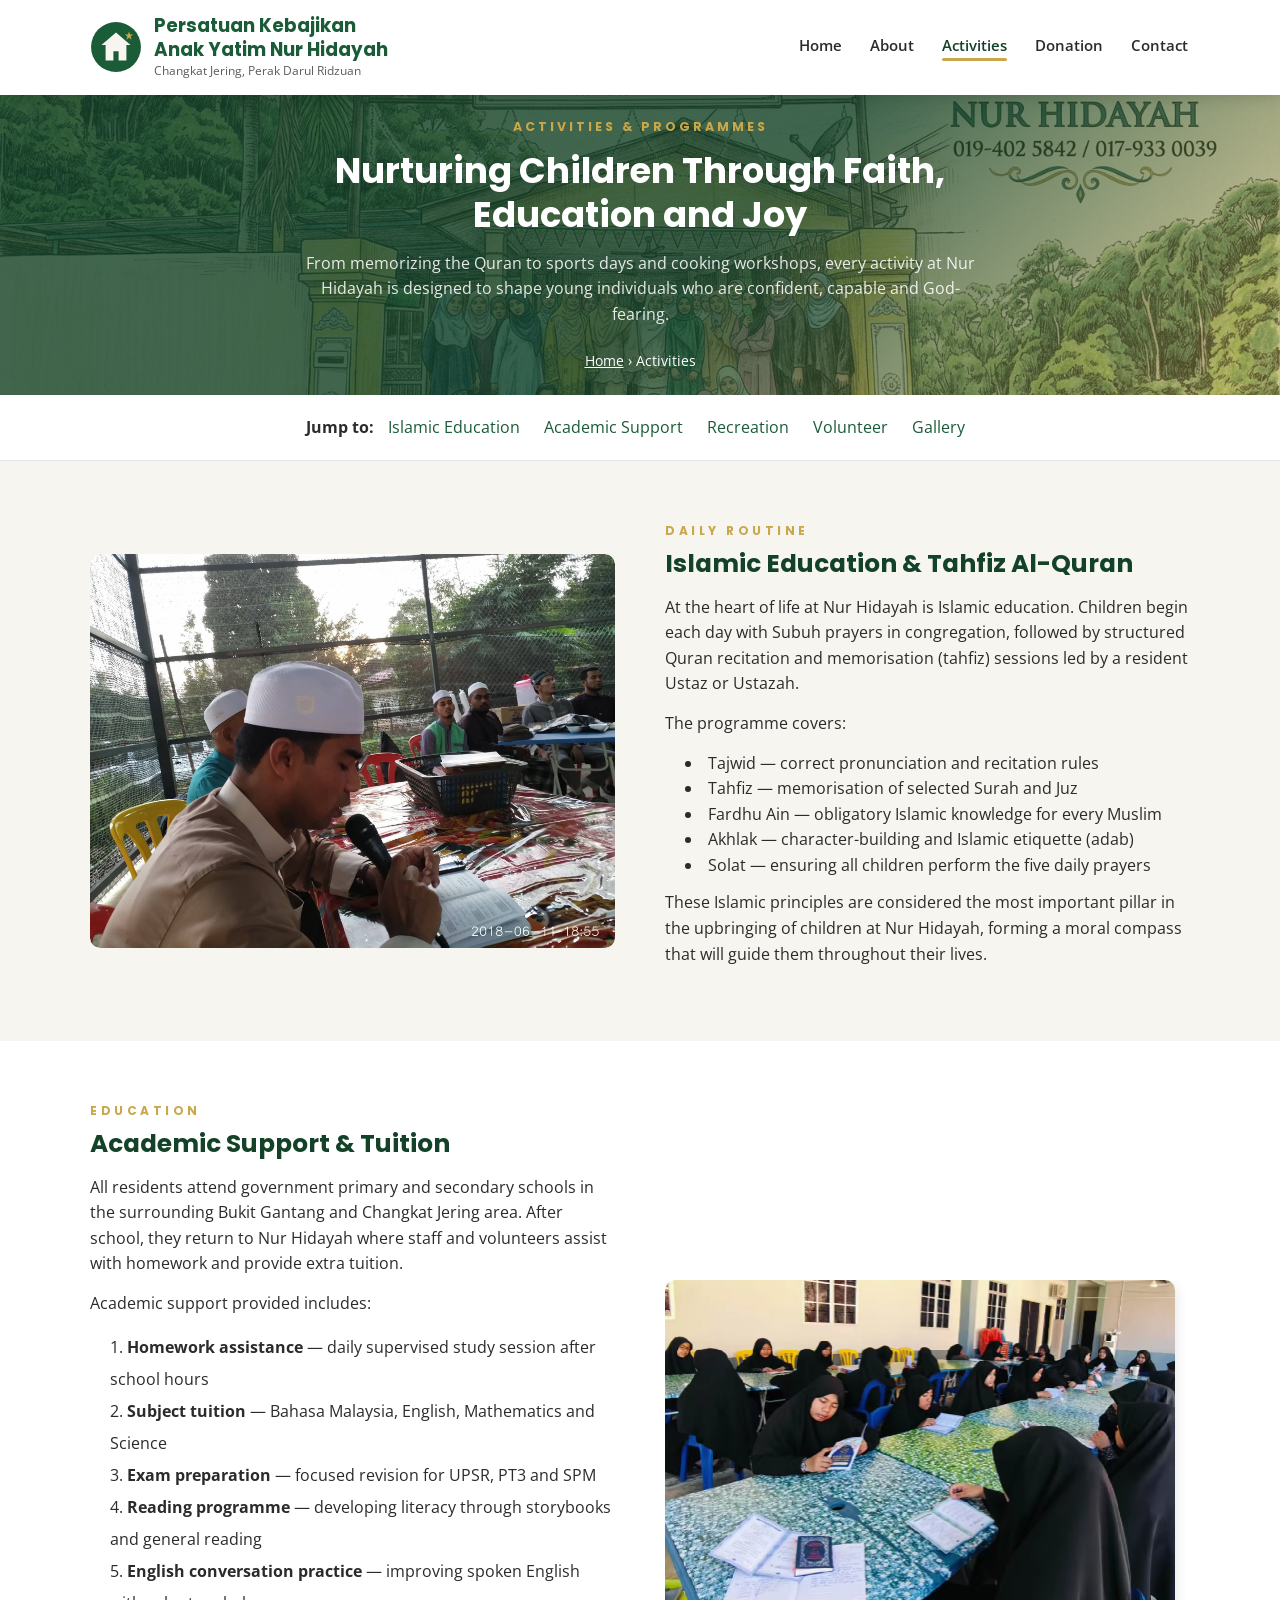
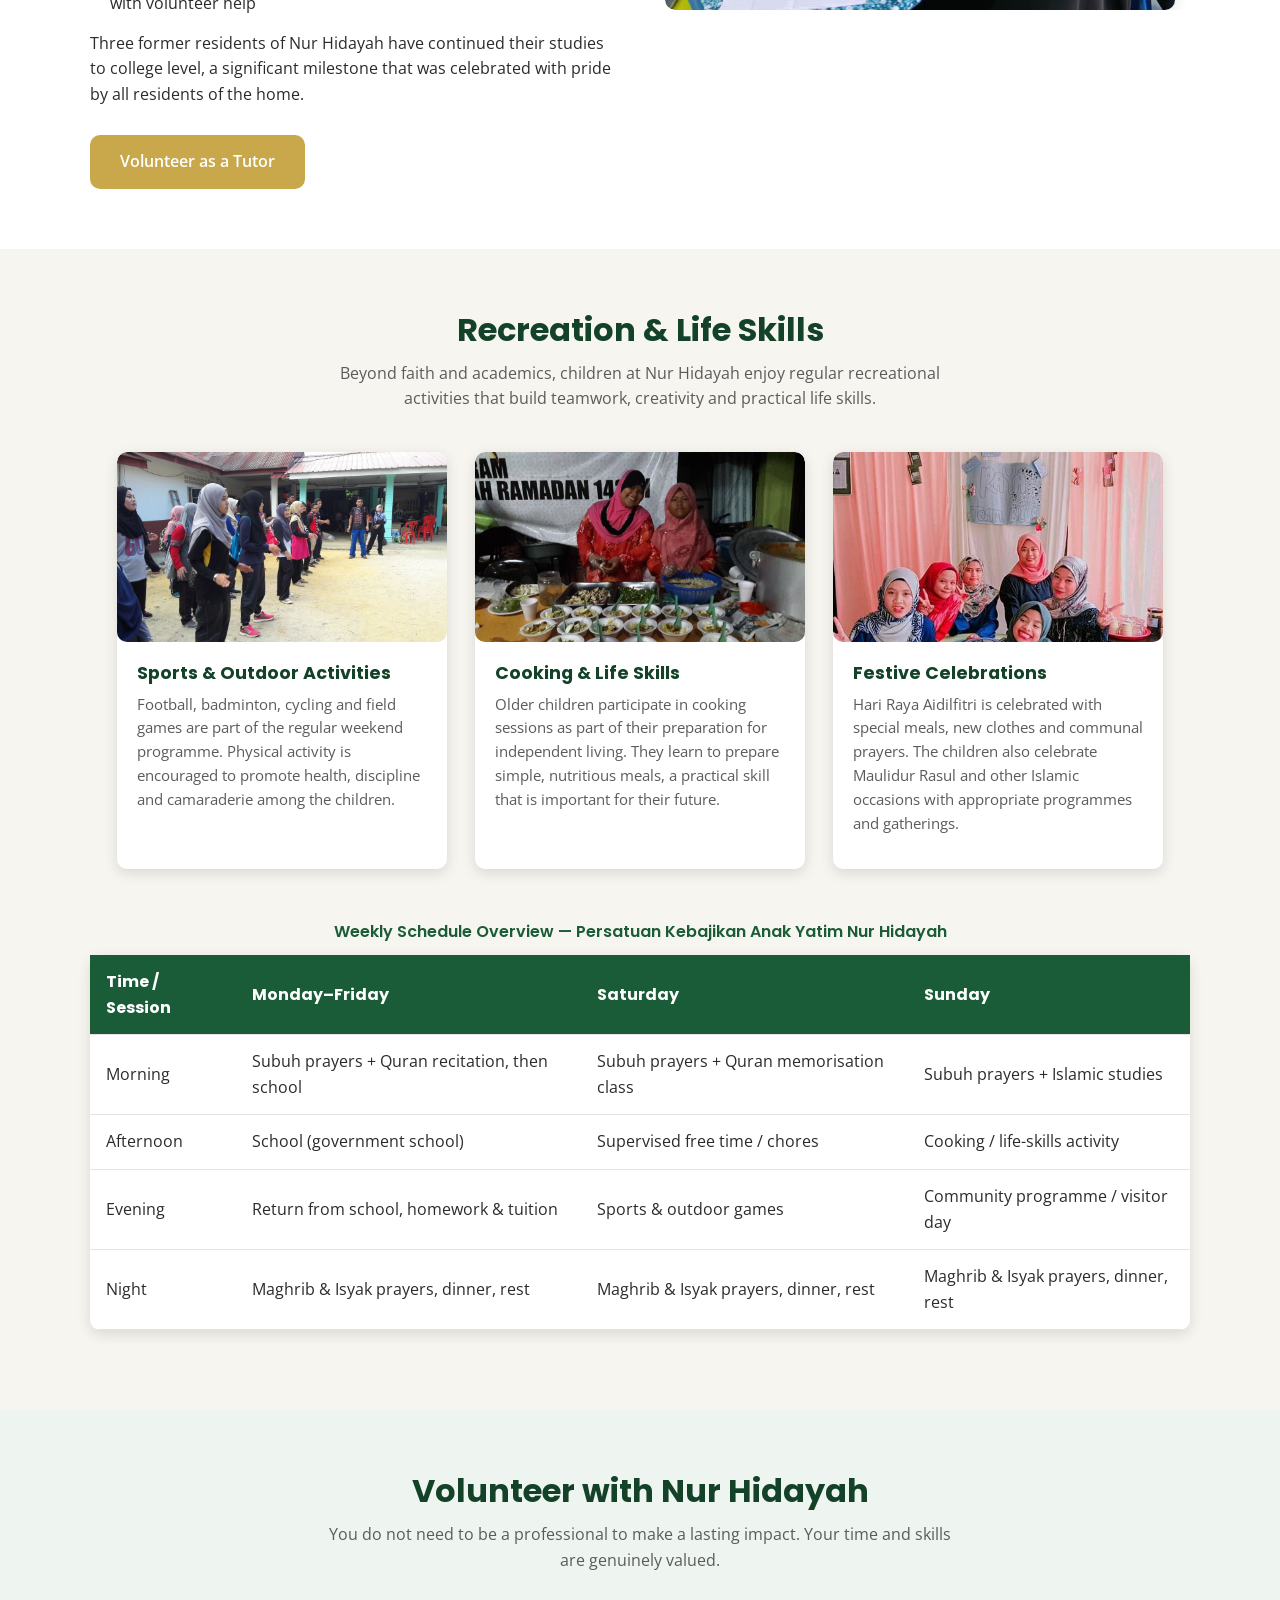
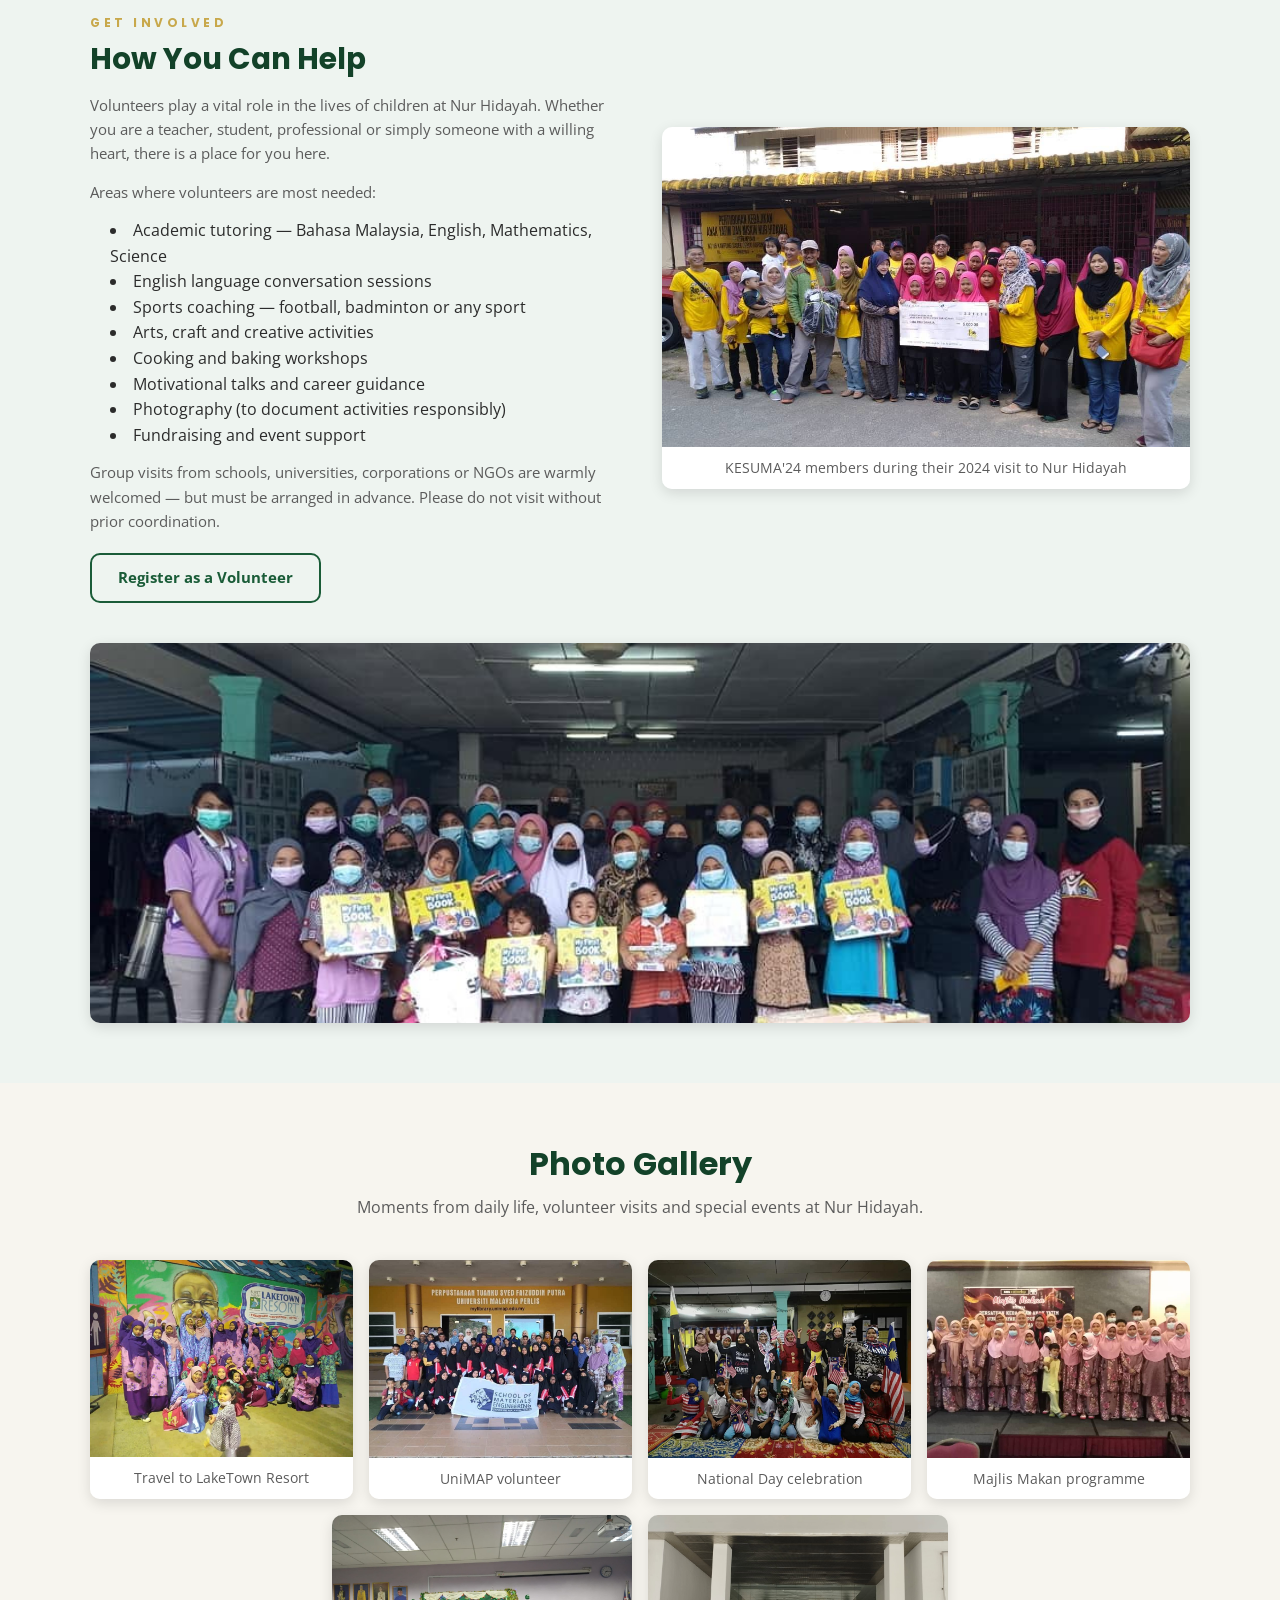
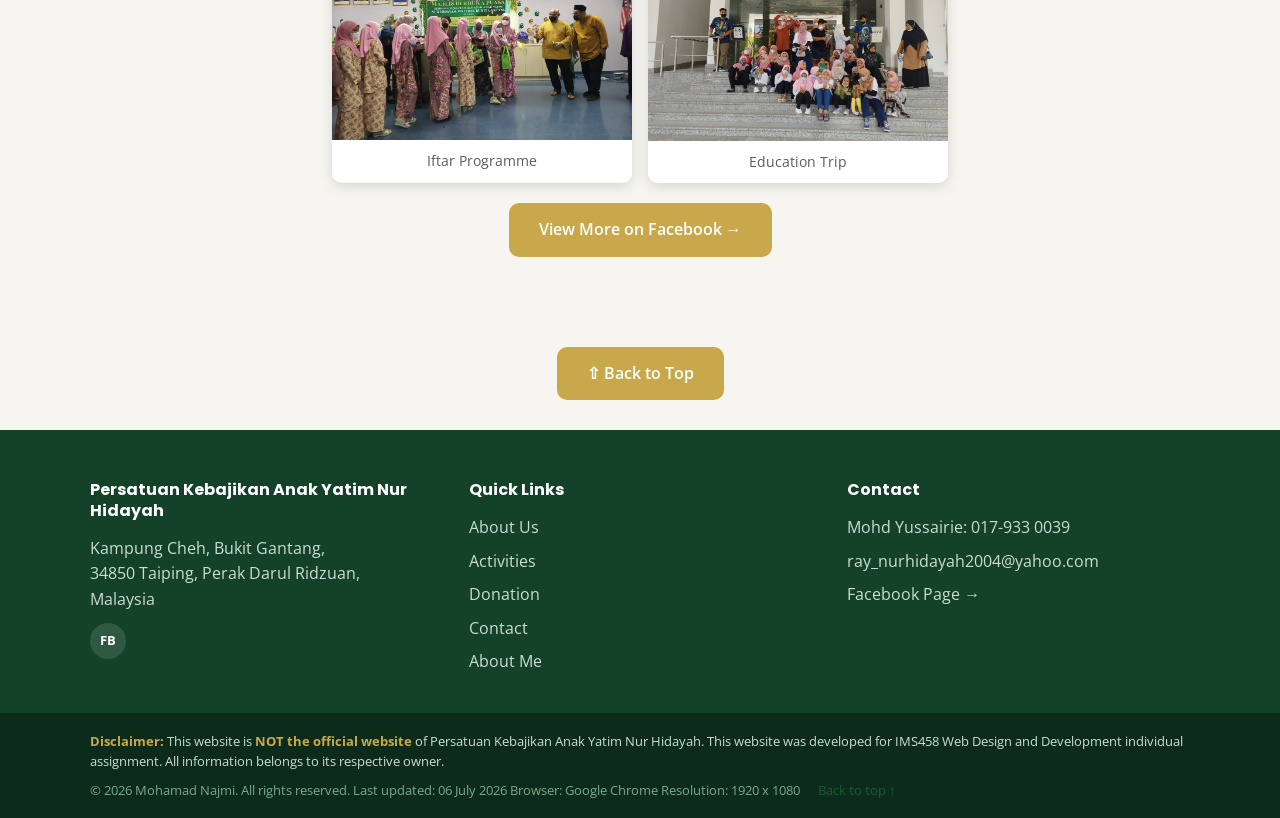
<file: activities.html>
<!DOCTYPE html>
<html lang="en">
<head>
  <meta charset="UTF-8">
  <meta name="viewport" content="width=device-width, initial-scale=1.0">
  <title>Activities &amp; Programmes | Persatuan Kebajikan Anak Yatim Nur Hidayah</title>
  <meta name="description" content="Explore the daily activities, Islamic education, tuition, recreation and volunteer opportunities at Persatuan Kebajikan Anak Yatim Nur Hidayah, Changkat Jering, Perak.">
  <meta name="keywords" content="activities orphanage Perak, tahfiz quran anak yatim, tuition volunteer Perak, KESUMA Nur Hidayah, activities Bukit Gantang orphanage">
  <meta name="author" content="Student Name — IMS458 Assignment 2">
  <link rel="preconnect" href="https://fonts.googleapis.com">
  <link href="https://fonts.googleapis.com/css2?family=Poppins:wght@500;600;700&family=Open+Sans:wght@400;600&display=swap" rel="stylesheet">
  <link rel="icon" type="image/svg+xml" href="images/logo.svg">
  <link rel="stylesheet" href="css/style.css">
</head>
<body>

  <a href="#main" class="skip-link">Skip to main content</a>

  <header class="site-header">
    <nav class="navbar">
      <div class="logo-group">
        <img src="images/logo.svg" alt="Logo Persatuan Kebajikan Anak Yatim Nur Hidayah">
        <div class="logo-text">
          <h1>Persatuan Kebajikan<br>Anak Yatim Nur Hidayah</h1>
          <span>Changkat Jering, Perak Darul Ridzuan</span>
        </div>
      </div>
      <div class="nav-links">
        <a href="index.html">Home</a>
        <a href="about.html">About</a>
        <a href="activities.html" class="active">Activities</a>
        <a href="donation.html">Donation</a>
        <a href="contact.html">Contact</a>
      </div>
    </nav>
  </header>

  <main id="main">

    <header class="sub-header" style="background-image:url('images/hero-home.jpg');">
      <div class="header-overlay">
        <span class="assignment-label">Activities &amp; Programmes</span>
        <h1>Nurturing Children Through Faith, Education and Joy</h1>
        <p class="header-text">From memorizing the Quran to sports days and cooking workshops, every activity at Nur Hidayah is designed to shape young individuals who are confident, capable and God-fearing.</p>
        <p class="breadcrumb"><a href="index.html">Home</a> &rsaquo; Activities</p>
      </div>
    </header>

    <!-- JUMP LINKS -->
    <section style="padding:20px 0;background:#fff;border-bottom:1px solid #e3e3e3;">
      <div class="container" style="text-align:center;">
        <strong>Jump to: </strong>
        <a href="#islamic" style="margin:0 10px;">Islamic Education</a>
        <a href="#tuition" style="margin:0 10px;">Academic Support</a>
        <a href="#recreation" style="margin:0 10px;">Recreation</a>
        <a href="#volunteer" style="margin:0 10px;">Volunteer</a>
        <a href="#gallery" style="margin:0 10px;">Gallery</a>
      </div>
    </section>

    <!-- ISLAMIC EDUCATION -->
    <section id="islamic">
      <div class="container">
        <div class="split">
          <div class="split-image img-zoom">
            <img src="images/kelas-hafiz.jpg" alt="Children reciting and memorising the Holy Quran at Nur Hidayah">
          </div>
          <div class="split-text">
            <span class="section-label">Daily Routine</span>
            <h3>Islamic Education &amp; Tahfiz Al-Quran</h3>
            <p>At the heart of life at Nur Hidayah is Islamic education. Children begin each day with Subuh prayers in congregation, followed by structured Quran recitation and memorisation (tahfiz) sessions led by a resident Ustaz or Ustazah.</p>
            <p>The programme covers:</p>
            <ul style="margin:12px 0 12px 20px;">
              <li>Tajwid — correct pronunciation and recitation rules</li>
              <li>Tahfiz — memorisation of selected Surah and Juz</li>
              <li>Fardhu Ain — obligatory Islamic knowledge for every Muslim</li>
              <li>Akhlak — character-building and Islamic etiquette (adab)</li>
              <li>Solat — ensuring all children perform the five daily prayers</li>
            </ul>
            <p>These Islamic principles are considered the most important pillar in the upbringing of children at Nur Hidayah, forming a moral compass that will guide them throughout their lives.</p>
          </div>
        </div>
      </div>
    </section>

    <!-- ACADEMIC SUPPORT -->
    <section class="bg-light" id="tuition">
      <div class="container">
        <div class="split reverse">
          <div class="split-image img-zoom">
            <img src="images/kelas-prep.png" alt="A volunteer tutor helping children with their school homework at Nur Hidayah">
          </div>
          <div class="split-text">
            <span class="section-label">Education</span>
            <h3>Academic Support &amp; Tuition</h3>
            <p>All residents attend government primary and secondary schools in the surrounding Bukit Gantang and Changkat Jering area. After school, they return to Nur Hidayah where staff and volunteers assist with homework and provide extra tuition.</p>
            <p>Academic support provided includes:</p>
            <ol style="margin:12px 0 12px 20px;line-height:2;">
              <li><strong>Homework assistance</strong> — daily supervised study session after school hours</li>
              <li><strong>Subject tuition</strong> — Bahasa Malaysia, English, Mathematics and Science</li>
              <li><strong>Exam preparation</strong> — focused revision for UPSR, PT3 and SPM</li>
              <li><strong>Reading programme</strong> — developing literacy through storybooks and general reading</li>
              <li><strong>English conversation practice</strong> — improving spoken English with volunteer help</li>
            </ol>
            <p>Three former residents of Nur Hidayah have continued their studies to college level, a significant milestone that was celebrated with pride by all residents of the home.</p>
            <a href="contact.html" class="btn btn-primary" style="margin-top:14px;">Volunteer as a Tutor</a>
          </div>
        </div>
      </div>
    </section>

    <!-- RECREATION -->
    <section id="recreation">
      <div class="container">
        <h2 class="section-title">Recreation &amp; Life Skills</h2>
        <p class="section-subtitle">Beyond faith and academics, children at Nur Hidayah enjoy regular recreational activities that build teamwork, creativity and practical life skills.</p>
        <div class="flex-grid">
          <article class="card">
            <div class="img-zoom"><img src="images/outdoor.jpg" alt="Children playing sports and outdoor games at Nur Hidayah"></div>
            <div class="card-body">
              <h3>Sports &amp; Outdoor Activities</h3>
              <p>Football, badminton, cycling and field games are part of the regular weekend programme. Physical activity is encouraged to promote health, discipline and camaraderie among the children.</p>
            </div>
          </article>
          <article class="card">
            <div class="img-zoom"><img src="images/memasak.jpg" alt="Children and volunteers during a cooking life skills session"></div>
            <div class="card-body">
              <h3>Cooking &amp; Life Skills</h3>
              <p>Older children participate in cooking sessions as part of their preparation for independent living. They learn to prepare simple, nutritious meals, a practical skill that is important for their future.</p>
            </div>
          </article>
          <article class="card">
            <div class="img-zoom"><img src="images/raya.jpg" alt="Children during festive celebration at the home"></div>
            <div class="card-body">
              <h3>Festive Celebrations</h3>
              <p>Hari Raya Aidilfitri is celebrated with special meals, new clothes and communal prayers. The children also celebrate Maulidur Rasul and other Islamic occasions with appropriate programmes and gatherings.</p>
            </div>
          </article>
        </div>

        <div style="margin-top:40px;">
          <table>
            <caption>Weekly Schedule Overview — Persatuan Kebajikan Anak Yatim Nur Hidayah</caption>
            <thead>
              <tr><th>Time / Session</th><th>Monday–Friday</th><th>Saturday</th><th>Sunday</th></tr>
            </thead>
            <tbody>
              <tr><td>Morning</td><td>Subuh prayers + Quran recitation, then school</td><td>Subuh prayers + Quran memorisation class</td><td>Subuh prayers + Islamic studies</td></tr>
              <tr><td>Afternoon</td><td>School (government school)</td><td>Supervised free time / chores</td><td>Cooking / life-skills activity</td></tr>
              <tr><td>Evening</td><td>Return from school, homework &amp; tuition</td><td>Sports &amp; outdoor games</td><td>Community programme / visitor day</td></tr>
              <tr><td>Night</td><td>Maghrib &amp; Isyak prayers, dinner, rest</td><td>Maghrib &amp; Isyak prayers, dinner, rest</td><td>Maghrib &amp; Isyak prayers, dinner, rest</td></tr>
            </tbody>
          </table>
        </div>
      </div>
    </section>

    <!-- VOLUNTEER -->
    <section class="bg-tint" id="volunteer">
      <div class="container">
        <h2 class="section-title">Volunteer with Nur Hidayah</h2>
        <p class="section-subtitle">You do not need to be a professional to make a lasting impact. Your time and skills are genuinely valued.</p>
        <div class="volunteer-layout">
          <div class="volunteer-text">
            <span class="section-label">Get Involved</span>
            <h2>How You Can Help</h2>
            <p>Volunteers play a vital role in the lives of children at Nur Hidayah. Whether you are a teacher, student, professional or simply someone with a willing heart, there is a place for you here.</p>
            <p>Areas where volunteers are most needed:</p>
            <ul style="margin:12px 0 12px 20px;">
              <li>Academic tutoring — Bahasa Malaysia, English, Mathematics, Science</li>
              <li>English language conversation sessions</li>
              <li>Sports coaching — football, badminton or any sport</li>
              <li>Arts, craft and creative activities</li>
              <li>Cooking and baking workshops</li>
              <li>Motivational talks and career guidance</li>
              <li>Photography (to document activities responsibly)</li>
              <li>Fundraising and event support</li>
            </ul>
            <p>Group visits from schools, universities, corporations or NGOs are warmly welcomed — but must be arranged in advance. Please do not visit without prior coordination.</p>
            <a href="contact.html" class="text-button">Register as a Volunteer</a>
          </div>
          <figure>
            <img src="images/sukarelawan.jpg" alt="Volunteers from KESUMA'24 at Nur Hidayah, interacting with the children">
            <figcaption style="background:#fff;padding:10px 14px;font-size:.85rem;color:var(--color-text-light);text-align:center;">KESUMA'24 members during their 2024 visit to Nur Hidayah</figcaption>
          </figure>
        </div>
        <div class="img-zoom" style="margin-top:40px;border-radius:10px;overflow:hidden;box-shadow:var(--shadow);">
          <img src="images/sukarelawan2.jpg" alt="Group photo of volunteers with children at Nur Hidayah" style="width:100%;max-height:380px;object-fit:cover;">
        </div>
      </div>
    </section>

    <!-- GALLERY -->
    <section id="gallery">
      <div class="container">
        <h2 class="section-title">Photo Gallery</h2>
        <p class="section-subtitle">Moments from daily life, volunteer visits and special events at Nur Hidayah.</p>
        <div class="gallery-grid">
          <figure class="img-zoom">
            <a href="images/gallery5.jpg" target="_blank" rel="noopener">
              <img src="images/gallery5.jpg" alt="Travel Programme">
            </a>
            <figcaption>Travel to LakeTown Resort</figcaption>
          </figure>
          <figure class="img-zoom">
            <a href="images/gallery7.jpg" target="_blank" rel="noopener">
              <img src="images/gallery7.jpg" alt="UniMAP volunteer">
            </a>
            <figcaption>UniMAP volunteer</figcaption>
          </figure>
          <figure class="img-zoom">
            <a href="images/gallery3.jpg" target="_blank" rel="noopener">
              <img src="images/gallery3.jpg" alt="National Day Celebrations">
            </a>
            <figcaption>National Day celebration</figcaption>
          </figure>
          <figure class="img-zoom">
            <a href="images/gallery4.jpg" target="_blank" rel="noopener">
              <img src="images/gallery4.jpg" alt="Children during a Maulidur Rasul programme at Nur Hidayah">
            </a>
            <figcaption>Majlis Makan programme</figcaption>
          </figure>
          <figure class="img-zoom">
            <a href="images/gallery9.jpg" target="_blank" rel="noopener">
              <img src="images/gallery9.jpg" alt="Iftar Programme">
            </a>
            <figcaption>Iftar Programme</figcaption>
          </figure>
          <figure class="img-zoom">
            <a href="images/gallery8.jpg" target="_blank" rel="noopener">
              <img src="images/gallery8.jpg" alt="Education Trip">
            </a>
            <figcaption>Education Trip </figcaption>
          </figure>
        </div>
        <p class="text-center mt-20">
          <a href="https://www.facebook.com/RAYNurHidayahKpgCheh" target="_blank" rel="noopener" class="btn btn-primary">View More on Facebook &rarr;</a>
        </p>
      </div>
    </section>

    <section style="padding:30px 0;text-align:center;">
      <a href="#main" class="btn btn-primary">&#8679; Back to Top</a>
    </section>

  </main>

 <footer class="site-footer">
  <div class="container footer-grid">
    <div class="footer-col brand-col">
      <h4>Persatuan Kebajikan Anak Yatim Nur Hidayah</h4>
      <p>Kampung Cheh, Bukit Gantang,<br>34850 Taiping, Perak Darul Ridzuan,<br>Malaysia</p>
      <div class="social-links">
        <a href="https://www.facebook.com/RAYNurHidayahKpgCheh" target="_blank" rel="noopener" aria-label="Facebook">FB</a>
      </div>
    </div>
    
    <div class="footer-col">
      <h4>Quick Links</h4>
      <ul>
        <li><a href="about.html">About Us</a></li>
        <li><a href="activities.html">Activities</a></li>
        <li><a href="donation.html">Donation</a></li>
        <li><a href="contact.html">Contact</a></li>
        <li><a href="aboutme.html" class="about-me-link">About Me</a></li>
      </ul>
    </div>
    
    <div class="footer-col">
      <h4>Contact</h4>
      <ul>
        <li><a href="tel:+60179330039">Mohd Yussairie: 017-933 0039</a></li>
        <li><a href="mailto:ray_nurhidayah2004@yahoo.com">ray_nurhidayah2004@yahoo.com</a></li>
        <li><a href="https://www.facebook.com/RAYNurHidayahKpgCheh" target="_blank" rel="noopener">Facebook Page &rarr;</a></li>
      </ul>
    </div>
  </div>

  <div class="disclaimer-bar">
    <div class="container">
      <p class="disclaimer-text"><strong>Disclaimer:</strong> This website is <strong>NOT the official website</strong> of Persatuan Kebajikan Anak Yatim Nur Hidayah. This website was developed for IMS458 Web Design and Development individual assignment. All information belongs to its respective owner.</p>
      
      <div class="meta-row">
        <div class="meta-left">
          <span>&copy; 2026 Mohamad Najmi. All rights reserved.</span>
          <span>Last updated: 06 July 2026</span>
          <span>Browser: Google Chrome</span>
          <span>Resolution: 1920 x 1080</span>
        </div>
        <div class="meta-right">
          <a href="#top" class="back-to-top">Back to top &uarr;</a>
        </div>
      </div>
    </div>
  </div>
</footer>

</body>
</html>
</file>
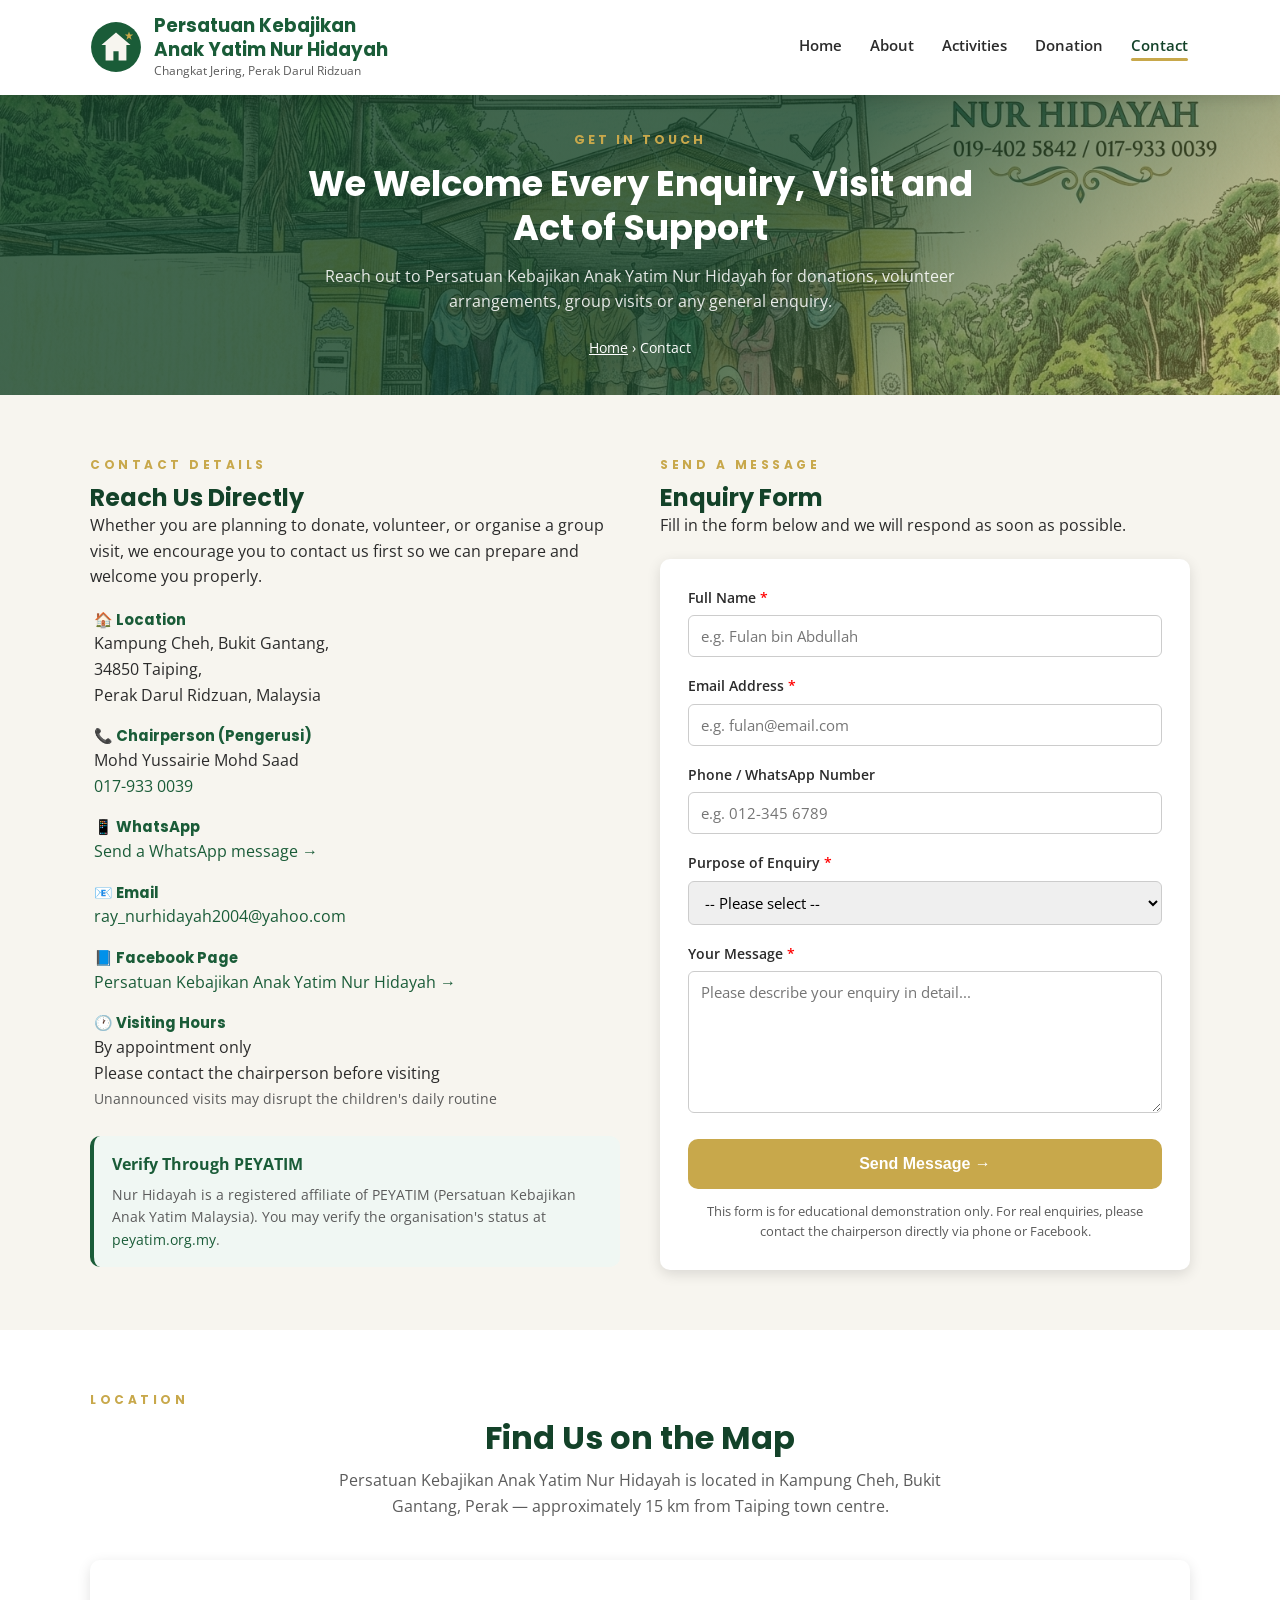
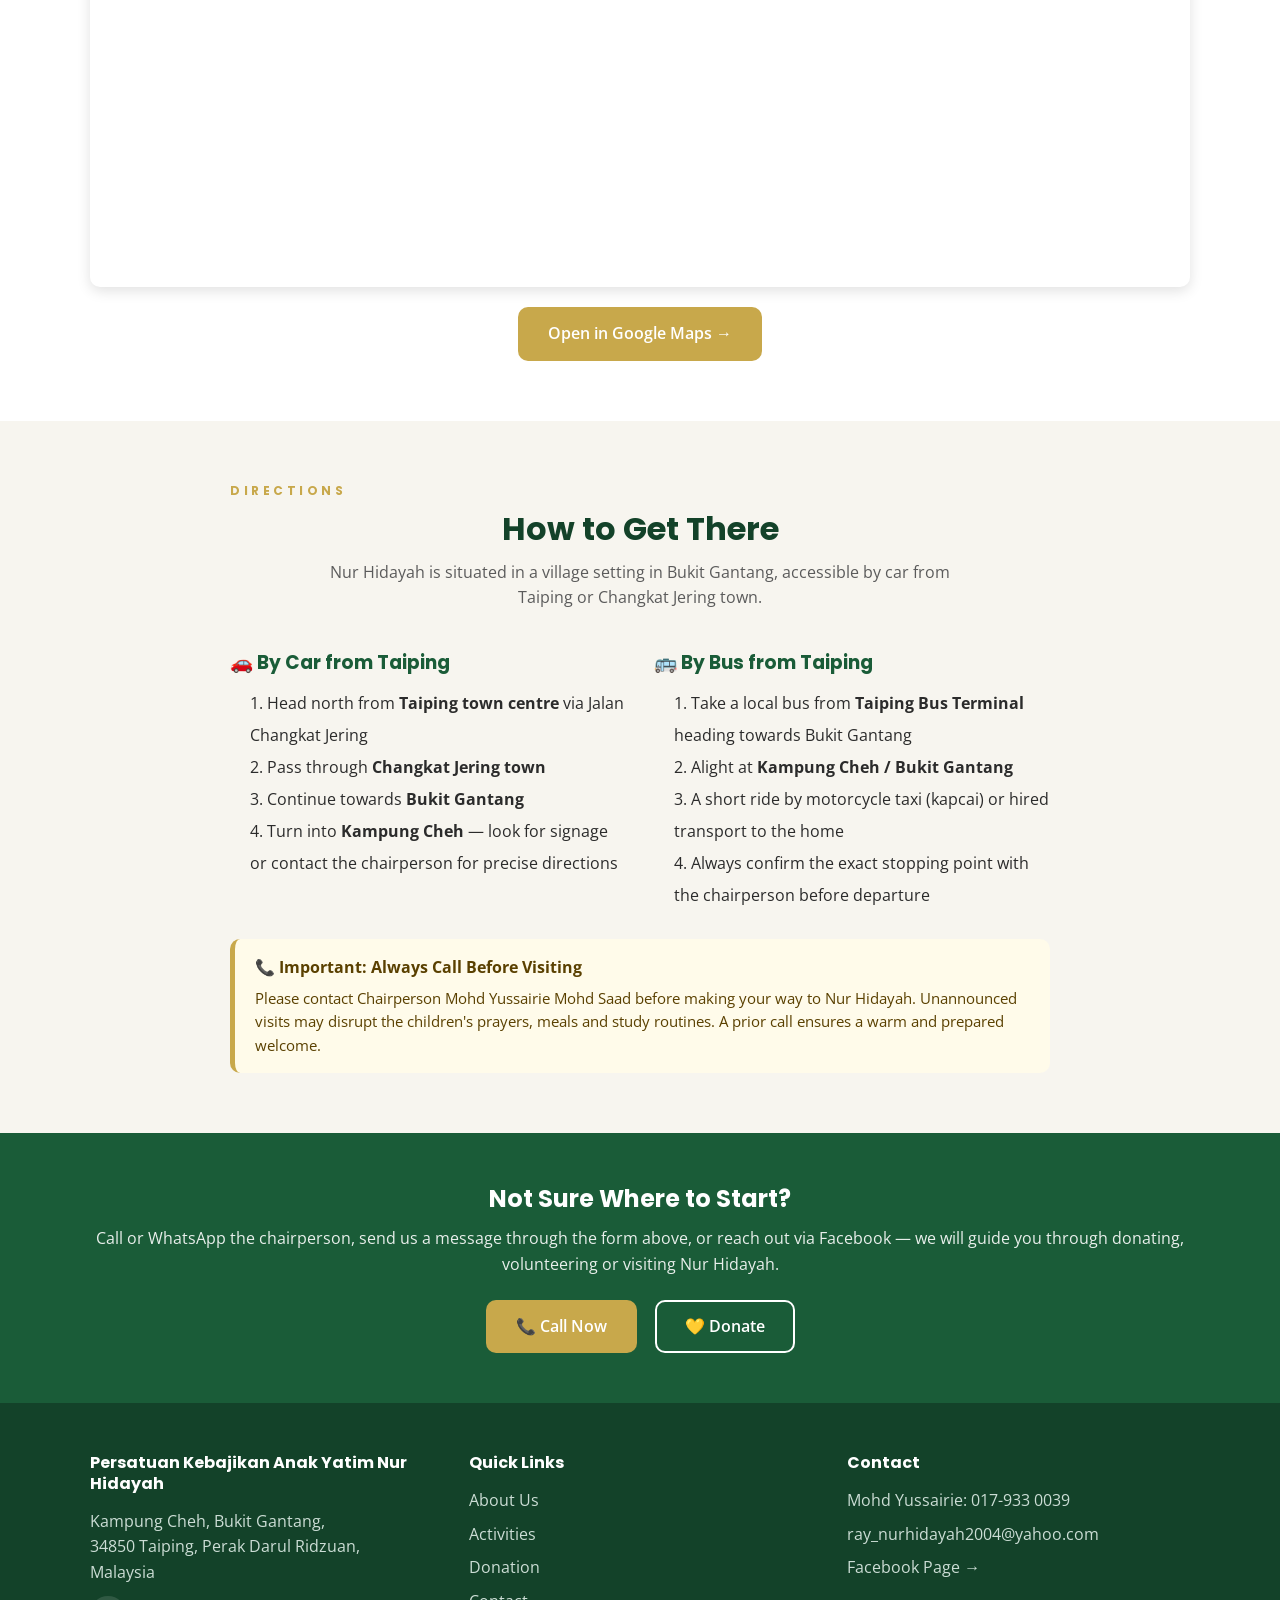
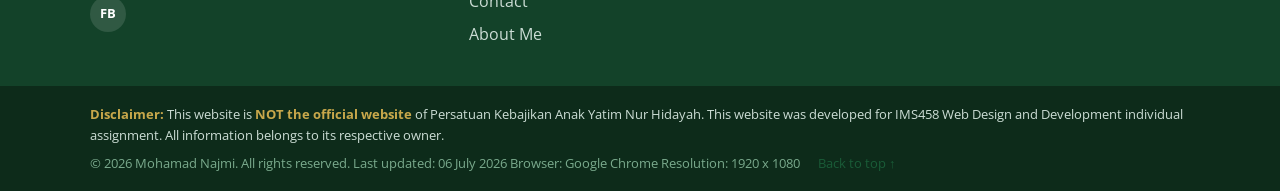
<file: contact.html>
<!DOCTYPE html>
<html lang="en">
<head>
  <meta charset="UTF-8">
  <meta name="viewport" content="width=device-width, initial-scale=1.0">
  <title>Contact Us | Persatuan Kebajikan Anak Yatim Nur Hidayah</title>
  <meta name="description" content="Contact Persatuan Kebajikan Anak Yatim Nur Hidayah in Bukit Gantang, Perak. Reach out for donations, volunteer enquiries, group visit arrangements or general information.">
  <meta name="keywords" content="contact Nur Hidayah Perak, alamat rumah anak yatim Bukit Gantang, telefon Mohd Yussairie, volunteer Changkat Jering orphanage, location map Taiping Perak">
  <meta name="author" content="Student Name — IMS458 Assignment 2">
  <link rel="preconnect" href="https://fonts.googleapis.com">
  <link href="https://fonts.googleapis.com/css2?family=Poppins:wght@500;600;700&family=Open+Sans:wght@400;600&display=swap" rel="stylesheet">
  <link rel="icon" type="image/svg+xml" href="images/logo.svg">
  <link rel="stylesheet" href="css/style.css">
</head>
<body>

  <a href="#main" class="skip-link">Skip to main content</a>

  <header class="site-header">
    <nav class="navbar">
      <div class="logo-group">
        <img src="images/logo.svg" alt="Logo Persatuan Kebajikan Anak Yatim Nur Hidayah">
        <div class="logo-text">
          <h1>Persatuan Kebajikan<br>Anak Yatim Nur Hidayah</h1>
          <span>Changkat Jering, Perak Darul Ridzuan</span>
        </div>
      </div>
      <div class="nav-links">
        <a href="index.html">Home</a>
        <a href="about.html">About</a>
        <a href="activities.html">Activities</a>
        <a href="donation.html">Donation</a>
        <a href="contact.html" class="active">Contact</a>
      </div>
    </nav>
  </header>

  <main id="main">

    <header class="sub-header" style="background-image:url('images/hero-home.jpg');">
      <div class="header-overlay">
        <span class="assignment-label">Get In Touch</span>
        <h1>We Welcome Every Enquiry, Visit and Act of Support</h1>
        <p class="header-text">Reach out to Persatuan Kebajikan Anak Yatim Nur Hidayah for donations, volunteer arrangements, group visits or any general enquiry.</p>
        <p class="breadcrumb"><a href="index.html">Home</a> &rsaquo; Contact</p>
      </div>
    </header>

    <!-- CONTACT MAIN -->
    <section>
      <div class="container contact-grid">

        <!-- LEFT: Contact Information -->
        <aside class="contact-info">
          <span class="section-label">Contact Details</span>
          <h2>Reach Us Directly</h2>
          <p>Whether you are planning to donate, volunteer, or organise a group visit, we encourage you to contact us first so we can prepare and welcome you properly.</p>

          <ul>
            <li>
              <strong>🏠 Location</strong>
              Kampung Cheh, Bukit Gantang,<br>
              34850 Taiping,<br>
              Perak Darul Ridzuan, Malaysia
            </li>
            <li>
              <strong>📞 Chairperson (Pengerusi)</strong>
              Mohd Yussairie Mohd Saad<br>
              <a href="tel:+601112345678">017-933 0039</a>
              <span style="font-size:.82rem; color:var(--color-text-light); display:block; margin-top:4px;"></span>
            </li>
            <li>
              <strong>📱 WhatsApp</strong>
              <a href="https://wa.me/601112345678" target="_blank" rel="noopener">Send a WhatsApp message &rarr;</a>
            </li>
            <li>
              <strong>📧 Email</strong>
              <a href="mailto:ray_nurhidayah2004@yahoo.com">ray_nurhidayah2004@yahoo.com</a>
              <span style="font-size:.82rem; color:var(--color-text-light); display:block; margin-top:4px;"></span>
            </li>
            <li>
              <strong>📘 Facebook Page</strong>
              <a href="https://www.facebook.com/RAYNurHidayahKpgCheh" target="_blank" rel="noopener">Persatuan Kebajikan Anak Yatim Nur Hidayah &rarr;</a>
            </li>
            <li>
              <strong>🕐 Visiting Hours</strong>
              By appointment only<br>
              Please contact the chairperson before visiting<br>
              <span style="font-size:.85rem; color:var(--color-text-light);">Unannounced visits may disrupt the children's daily routine</span>
            </li>
          </ul>

          <!-- PEYATIM verification note -->
          <div style="background:#f0f7f3; border-left:4px solid var(--color-primary); border-radius:10px; padding:16px 18px; margin-top:24px;">
            <strong style="color:var(--color-primary);">Verify Through PEYATIM</strong>
            <p style="margin-top:6px; font-size:.88rem; color:var(--color-text-light);">Nur Hidayah is a registered affiliate of PEYATIM (Persatuan Kebajikan Anak Yatim Malaysia). You may verify the organisation's status at <a href="https://peyatim.org.my" target="_blank" rel="noopener">peyatim.org.my</a>.</p>
          </div>
        </aside>

 <div class="contact-form">
  <span class="section-label">Send A Message</span>
  <h2>Enquiry Form</h2>
  <p>Fill in the form below and we will respond as soon as possible.</p>

  <form id="enquiryForm" action="https://formspree.io/f/mqevwjaq" method="POST" style="margin-top:20px;">
    <div class="form-group">
      <label for="fullname">Full Name <span style="color:red;">*</span></label>
      <input type="text" id="fullname" name="fullname" placeholder="e.g. Fulan bin Abdullah" required>
    </div>

    <div class="form-group">
      <label for="email">Email Address <span style="color:red;">*</span></label>
      <input type="email" id="email" name="email" placeholder="e.g. fulan@email.com" required>
    </div>

    <div class="form-group">
      <label for="phone">Phone / WhatsApp Number</label>
      <input type="tel" id="phone" name="phone" placeholder="e.g. 012-345 6789">
    </div>

    <div class="form-group">
      <label for="subject">Purpose of Enquiry <span style="color:red;">*</span></label>
      <select id="subject" name="subject" required>
        <option value="">-- Please select --</option>
        <option value="donation-cash">Cash Donation</option>
        <option value="donation-goods">In-Kind / Goods Donation</option>
        <option value="volunteer">Volunteer Registration</option>
        <option value="visit">Group Visit Arrangement</option>
        <option value="sponsorship">Child Sponsorship Enquiry</option>
        <option value="media">Media or Partnership</option>
        <option value="general">General Enquiry</option>
      </select>
    </div>

    <div class="form-group">
      <label for="message">Your Message <span style="color:red;">*</span></label>
      <textarea id="message" name="message" rows="6" placeholder="Please describe your enquiry in detail..." required></textarea>
    </div>

    <button type="submit" class="btn btn-primary" style="width:100%; padding:14px; font-size:1rem;">
      Send Message &rarr;
    </button>

    <p style="font-size:.8rem; color:var(--color-text-light); margin-top:12px; text-align:center;">
      This form is for educational demonstration only. For real enquiries, please contact the chairperson directly via phone or Facebook.
    </p>
  </form>
</div>

<script>
  window.addEventListener('pageshow', function (event) {
    if (event.persisted || (window.performance && window.performance.navigation.type === 2)) {
      const form = document.getElementById('enquiryForm');
      if (form) {
        form.reset(); //reset the form
      }
    }
  });
</script>

      </div>
    </section>

    <!-- MAP -->
    <section class="bg-light" id="map">
      <div class="container">
        <span class="section-label">Location</span>
        <h2 class="section-title">Find Us on the Map</h2>
        <p class="section-subtitle">Persatuan Kebajikan Anak Yatim Nur Hidayah is located in Kampung Cheh, Bukit Gantang, Perak — approximately 15 km from Taiping town centre.</p>

        <div class="map-wrapper">
          <!-- Google Maps embed for Bukit Gantang / Changkat Jering area, Perak -->
          <iframe
            src="https://www.google.com/maps/embed?pb=!1m18!1m12!1m3!1d3976.080369110247!2d100.76657929999999!3d4.756053700000001!2m3!1f0!2f0!3f0!3m2!1i1024!2i768!4f13.1!3m3!1m2!1s0x31cab0ef668a93a9%3A0x20c6c23f7a1b7540!2sPersatuan%20Anak%20Yatim%20Nur%20Hidayah!5e0!3m2!1sen!2smy!4v1783130351483!5m2!1sen!2smy" width="600" height="450" style="border:0;" allowfullscreen="" loading="lazy" referrerpolicy="strict-origin-when-cross-origin"
            allowfullscreen=""
            loading="lazy"
            referrerpolicy="no-referrer-when-downgrade"
            title="Map showing Bukit Gantang, Perak — location of Persatuan Kebajikan Anak Yatim Nur Hidayah">
          </iframe>
        </div>

        <div style="margin-top:20px; text-align:center;">
          <a href="https://maps.app.goo.gl/A4VZ2N8xkpQHzXvL7" target="_blank" rel="noopener" class="btn btn-primary">
            Open in Google Maps &rarr;
          </a>
        </div>
      </div>
    </section>

    <!-- DIRECTIONS -->
    <section>
      <div class="container" style="max-width:820px;">
        <span class="section-label">Directions</span>
        <h2 class="section-title">How to Get There</h2>
        <p class="section-subtitle">Nur Hidayah is situated in a village setting in Bukit Gantang, accessible by car from Taiping or Changkat Jering town.</p>

        <div style="display:flex; flex-wrap:wrap; gap:28px;">
          <div style="flex:1 1 300px;">
            <h3 style="margin-bottom:12px; color:var(--color-primary);">🚗 By Car from Taiping</h3>
            <ol style="margin-left:20px; line-height:2;">
              <li>Head north from <strong>Taiping town centre</strong> via Jalan Changkat Jering</li>
              <li>Pass through <strong>Changkat Jering town</strong></li>
              <li>Continue towards <strong>Bukit Gantang</strong></li>
              <li>Turn into <strong>Kampung Cheh</strong> — look for signage or contact the chairperson for precise directions</li>
            </ol>
          </div>
          <div style="flex:1 1 300px;">
            <h3 style="margin-bottom:12px; color:var(--color-primary);">🚌 By Bus from Taiping</h3>
            <ol style="margin-left:20px; line-height:2;">
              <li>Take a local bus from <strong>Taiping Bus Terminal</strong> heading towards Bukit Gantang</li>
              <li>Alight at <strong>Kampung Cheh / Bukit Gantang</strong></li>
              <li>A short ride by motorcycle taxi (kapcai) or hired transport to the home</li>
              <li>Always confirm the exact stopping point with the chairperson before departure</li>
            </ol>
          </div>
        </div>

        <div style="background:#fffbea; border-left:5px solid var(--color-secondary); border-radius:10px; padding:16px 20px; margin-top:28px;">
          <strong style="color:#5a4000;">📞 Important: Always Call Before Visiting</strong>
          <p style="margin-top:6px; font-size:.92rem; color:#5a4000;">Please contact Chairperson Mohd Yussairie Mohd Saad before making your way to Nur Hidayah. Unannounced visits may disrupt the children's prayers, meals and study routines. A prior call ensures a warm and prepared welcome.</p>
        </div>
      </div>
    </section>

    <!-- CTA -->
    <section class="cta-band">
      <div class="container">
        <h2>Not Sure Where to Start?</h2>
        <p>Call or WhatsApp the chairperson, send us a message through the form above, or reach out via Facebook — we will guide you through donating, volunteering or visiting Nur Hidayah.</p>
        <div class="hero-buttons">
          <a href="tel:+601112345678" class="btn btn-primary">📞 Call Now</a>
          <a href="donation.html" class="btn btn-outline">💛 Donate</a>
        </div>
      </div>
    </section>

  </main>

 <footer class="site-footer">
  <div class="container footer-grid">
    <div class="footer-col brand-col">
      <h4>Persatuan Kebajikan Anak Yatim Nur Hidayah</h4>
      <p>Kampung Cheh, Bukit Gantang,<br>34850 Taiping, Perak Darul Ridzuan,<br>Malaysia</p>
      <div class="social-links">
        <a href="https://www.facebook.com/RAYNurHidayahKpgCheh" target="_blank" rel="noopener" aria-label="Facebook">FB</a>
      </div>
    </div>
    
    <div class="footer-col">
      <h4>Quick Links</h4>
      <ul>
        <li><a href="about.html">About Us</a></li>
        <li><a href="activities.html">Activities</a></li>
        <li><a href="donation.html">Donation</a></li>
        <li><a href="contact.html">Contact</a></li>
        <li><a href="aboutme.html" class="about-me-link">About Me</a></li>
      </ul>
    </div>
    
    <div class="footer-col">
      <h4>Contact</h4>
      <ul>
        <li><a href="tel:+60179330039">Mohd Yussairie: 017-933 0039</a></li>
        <li><a href="mailto:ray_nurhidayah2004@yahoo.com">ray_nurhidayah2004@yahoo.com</a></li>
        <li><a href="https://www.facebook.com/RAYNurHidayahKpgCheh" target="_blank" rel="noopener">Facebook Page &rarr;</a></li>
      </ul>
    </div>
  </div>

  <div class="disclaimer-bar">
    <div class="container">
      <p class="disclaimer-text"><strong>Disclaimer:</strong> This website is <strong>NOT the official website</strong> of Persatuan Kebajikan Anak Yatim Nur Hidayah. This website was developed for IMS458 Web Design and Development individual assignment. All information belongs to its respective owner.</p>
      
      <div class="meta-row">
        <div class="meta-left">
          <span>&copy; 2026 Mohamad Najmi. All rights reserved.</span>
          <span>Last updated: 06 July 2026</span>
          <span>Browser: Google Chrome</span>
          <span>Resolution: 1920 x 1080</span>
        </div>
        <div class="meta-right">
          <a href="#top" class="back-to-top">Back to top &uarr;</a>
        </div>
      </div>
    </div>
  </div>
</footer>

</body>
</html>
</file>
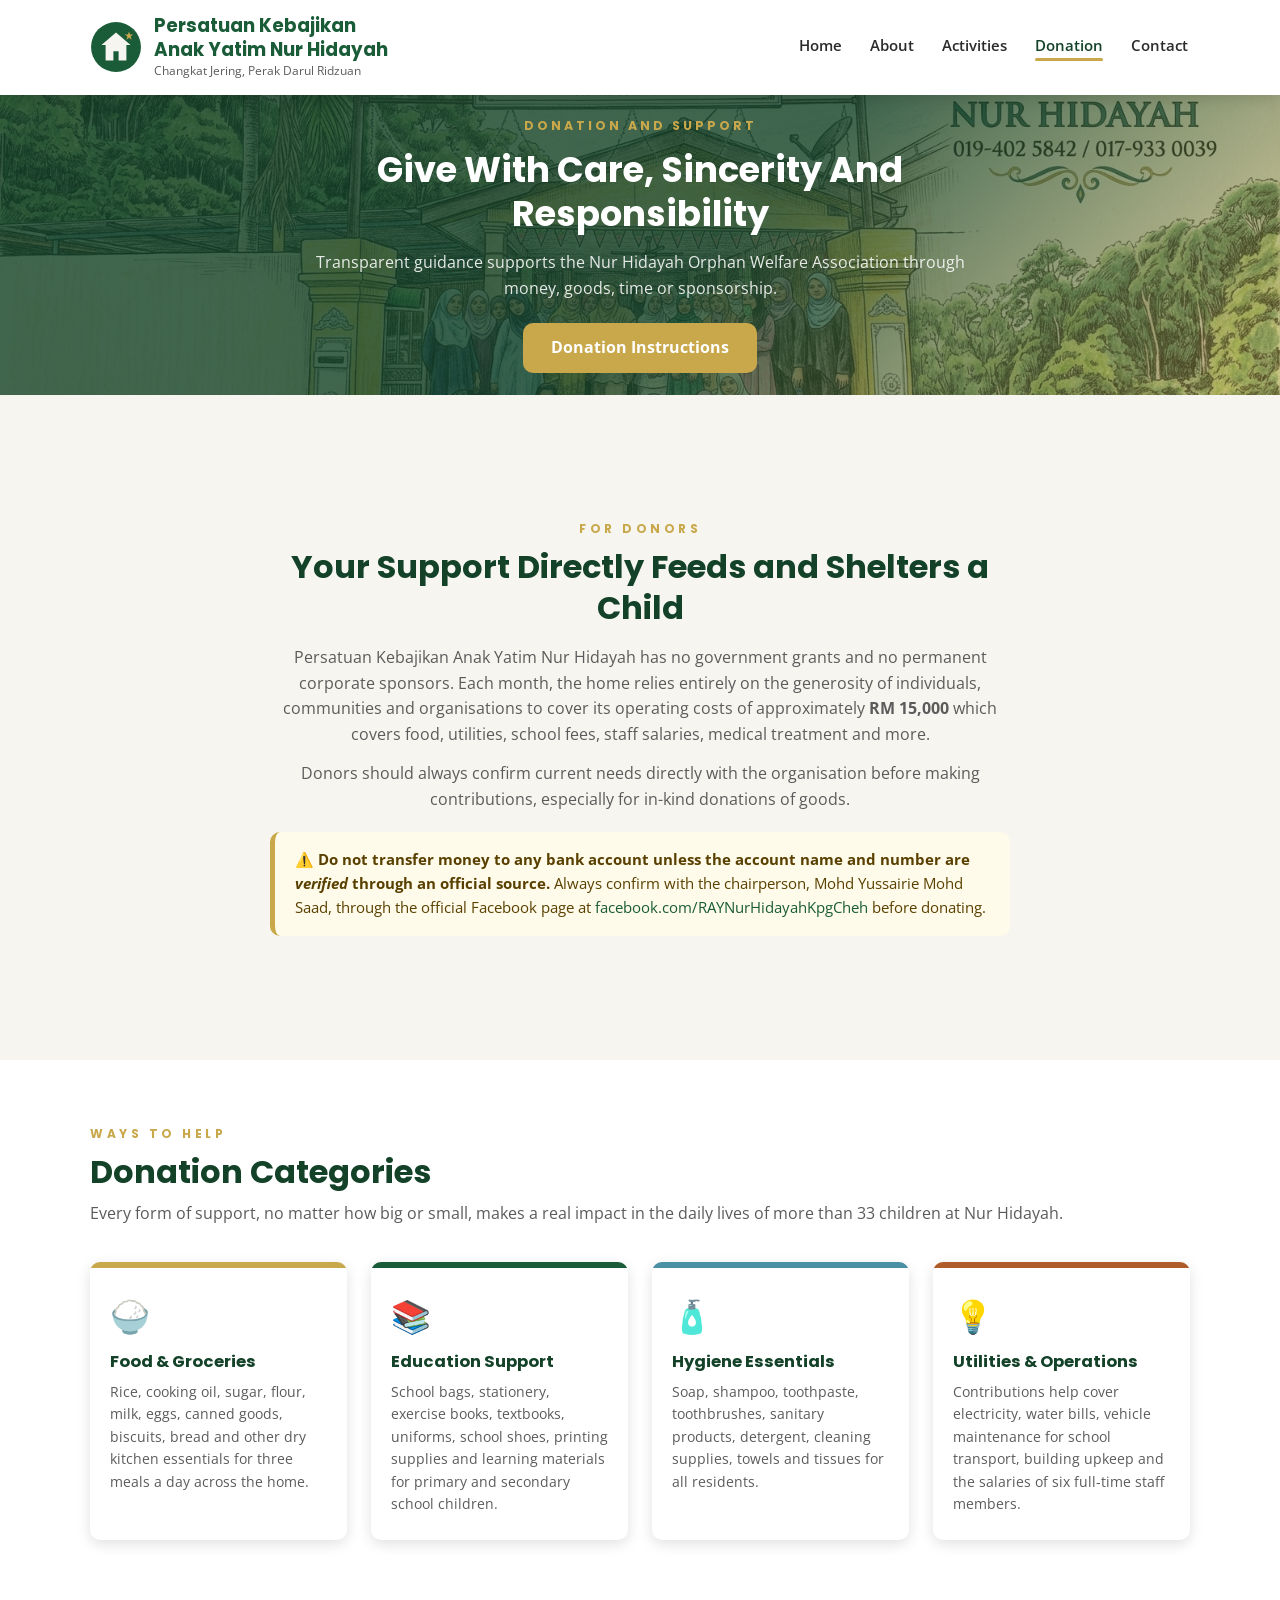
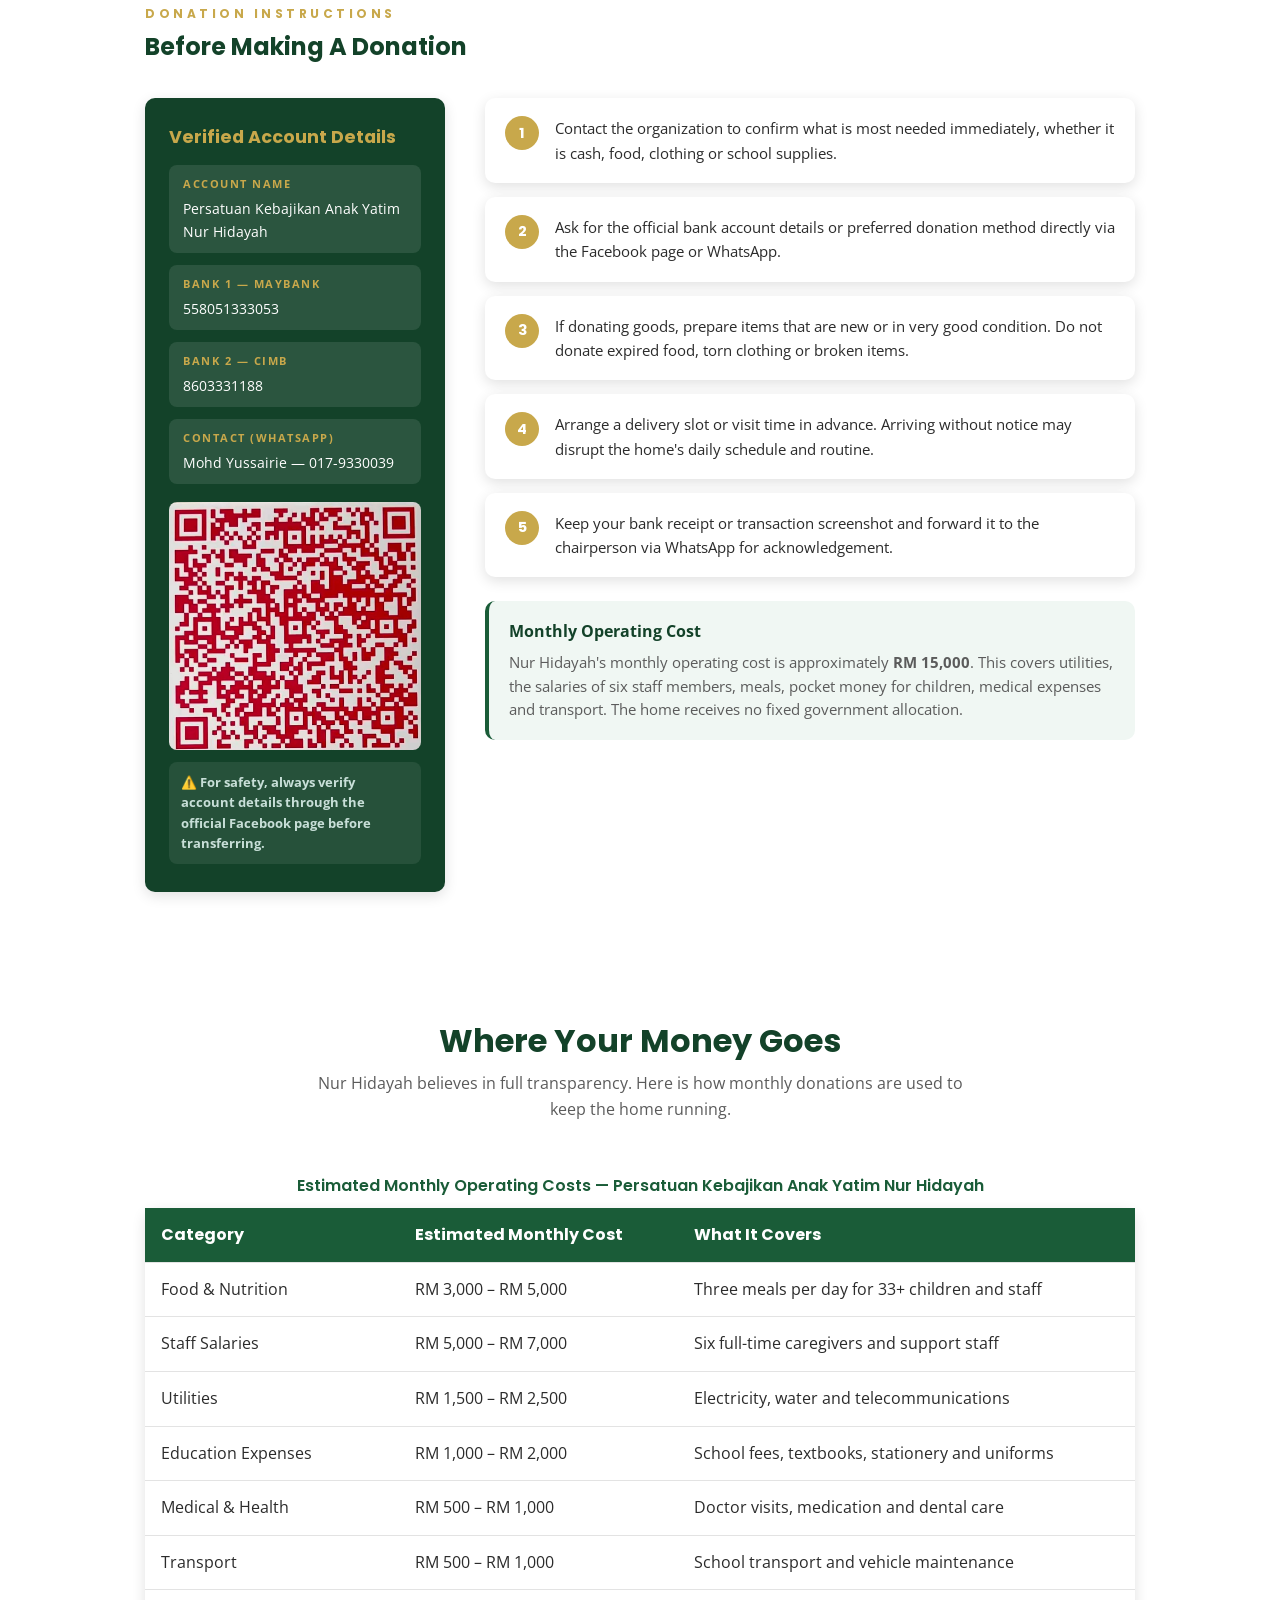
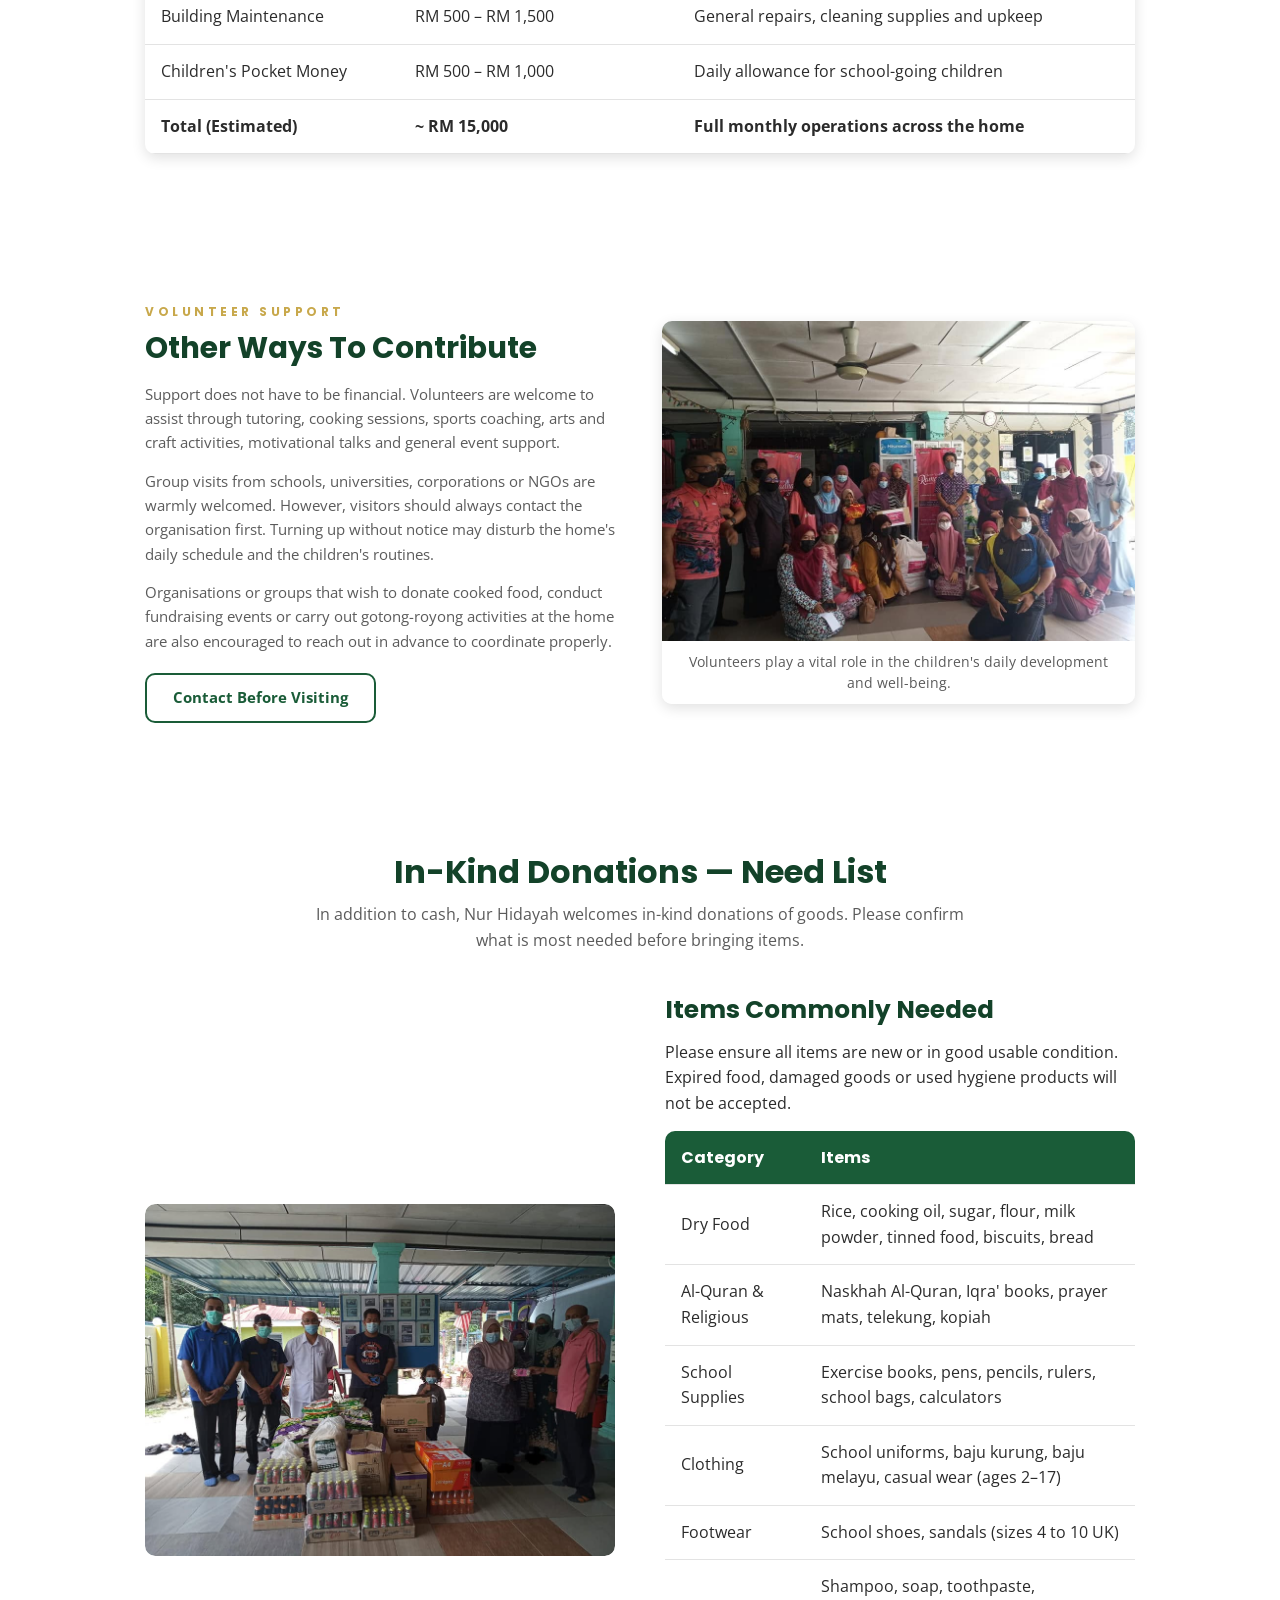
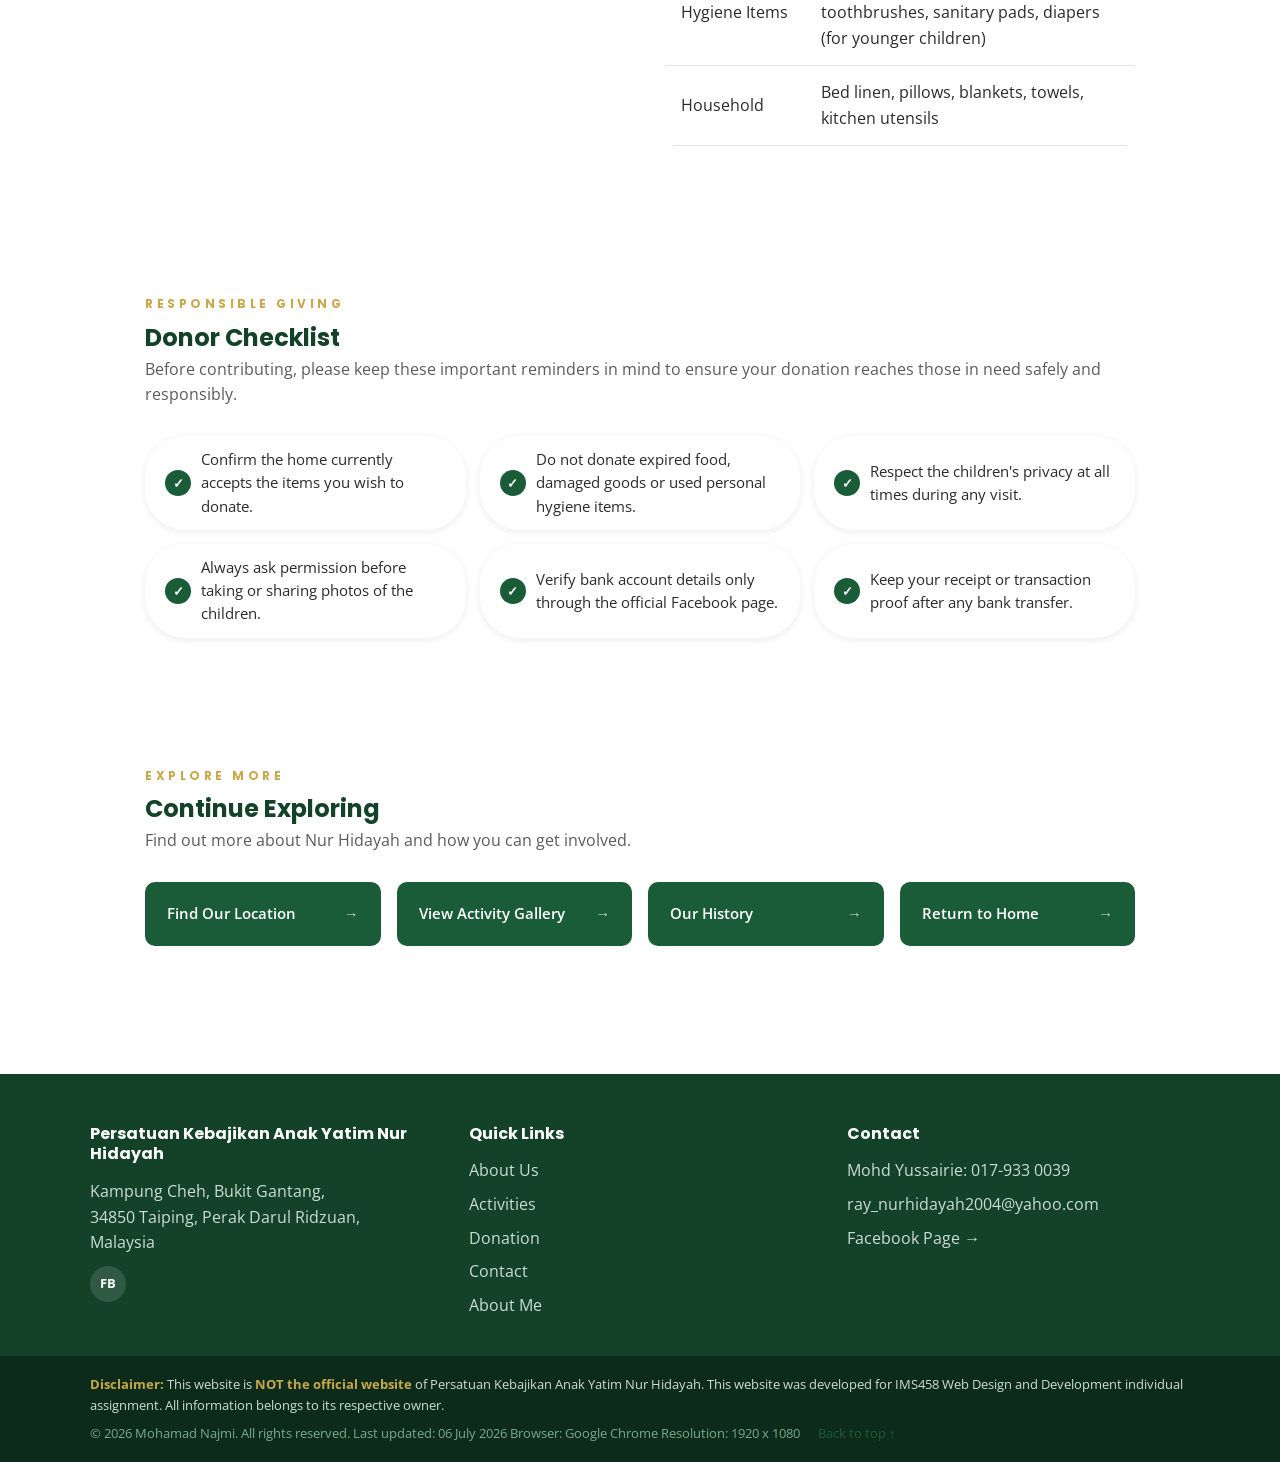
<file: donation.html>
<!DOCTYPE html>
<html lang="en">
<head>
  <meta charset="UTF-8">
  <meta name="viewport" content="width=device-width, initial-scale=1.0">
  <title>Donation &amp; Support | Persatuan Kebajikan Anak Yatim Nur Hidayah</title>
  <meta name="description" content="Support Persatuan Kebajikan Anak Yatim Nur Hidayah, Changkat Jering Perak through financial donations, in-kind giving or volunteering. Learn how to donate responsibly.">
  <meta name="keywords" content="derma anak yatim Perak, donate Nur Hidayah Changkat Jering, sumbangan orphanage Taiping, bank Islam Maybank anak yatim Perak">
  <meta name="author" content="Student Name — IMS458 Assignment 2">
  <link rel="preconnect" href="https://fonts.googleapis.com">
  <link href="https://fonts.googleapis.com/css2?family=Poppins:wght@500;600;700&family=Open+Sans:wght@400;600&display=swap" rel="stylesheet">
  <link rel="icon" type="image/svg+xml" href="images/logo.svg">
  <link rel="stylesheet" href="css/style.css">
</head>
<body>

  <a href="#main" class="skip-link">Skip to main content</a>

  <header class="site-header">
    <nav class="navbar">
      <div class="logo-group">
        <img src="images/logo.svg" alt="Logo Persatuan Kebajikan Anak Yatim Nur Hidayah">
        <div class="logo-text">
          <h1>Persatuan Kebajikan<br>Anak Yatim Nur Hidayah</h1>
          <span>Changkat Jering, Perak Darul Ridzuan</span>
        </div>
      </div>
      <div class="nav-links">
        <a href="index.html">Home</a>
        <a href="about.html">About</a>
        <a href="activities.html">Activities</a>
        <a href="donation.html" class="active">Donation</a>
        <a href="contact.html">Contact</a>
      </div>
    </nav>
  </header>

  <main id="main">

    <!-- SUB-HEADER -->
    <header class="sub-header" id="top" style="background-image:url('images/hero-home.jpg');">
      <div class="header-overlay">
        <span class="assignment-label">Donation And Support</span>
        <h1>Give With Care, Sincerity And Responsibility</h1>
        <p class="header-text">Transparent guidance supports the Nur Hidayah Orphan Welfare Association through money, goods, time or sponsorship.</p>
        <a class="header-button" href="#donation-instructions">Donation Instructions</a>
      </div>
    </header>

    <!-- PAGE INTRO -->
    <section class="dn-section">
      <div class="container page-intro">
        <span class="section-label">For Donors</span>
        <h2>Your Support Directly Feeds and Shelters a Child</h2>
        <p>Persatuan Kebajikan Anak Yatim Nur Hidayah has no government grants and no permanent corporate sponsors. Each month, the home relies entirely on the generosity of individuals, communities and organisations to cover its operating costs of approximately <strong>RM 15,000</strong> which covers food, utilities, school fees, staff salaries, medical treatment and more.</p>
        <p>Donors should always confirm current needs directly with the organisation before making contributions, especially for in-kind donations of goods.</p>
        <div class="warning-box">
          ⚠️ <strong>Do not transfer money to any bank account unless the account name and number are <em>verified</em> through an official source.</strong> Always confirm with the chairperson, Mohd Yussairie Mohd Saad, through the official Facebook page at
          <a href="https://www.facebook.com/RAYNurHidayahKpgCheh" target="_blank" rel="noopener">facebook.com/RAYNurHidayahKpgCheh</a> before donating.
        </div>
      </div>
    </section>

    <!-- DONATION CATEGORIES -->
    <section class="dn-section-alt" aria-labelledby="support-title">
      <div class="container">
        <span class="section-label">Ways To Help</span>
        <h2 id="support-title" class="section-title" style="text-align:left; margin-bottom:8px;">Donation Categories</h2>
        <p style="color:var(--color-text-light); margin-bottom:36px;">Every form of support, no matter how big or small, makes a real impact in the daily lives of more than 33 children at Nur Hidayah.</p>

        <div class="support-grid">
          <article class="support-card">
            <div class="support-card-accent"></div>
            <div class="support-card-body">
              <div class="support-card-icon">🍚</div>
              <h3>Food &amp; Groceries</h3>
              <p>Rice, cooking oil, sugar, flour, milk, eggs, canned goods, biscuits, bread and other dry kitchen essentials for three meals a day across the home.</p>
            </div>
          </article>

          <article class="support-card">
            <div class="support-card-accent"></div>
            <div class="support-card-body">
              <div class="support-card-icon">📚</div>
              <h3>Education Support</h3>
              <p>School bags, stationery, exercise books, textbooks, uniforms, school shoes, printing supplies and learning materials for primary and secondary school children.</p>
            </div>
          </article>

          <article class="support-card">
            <div class="support-card-accent"></div>
            <div class="support-card-body">
              <div class="support-card-icon">🧴</div>
              <h3>Hygiene Essentials</h3>
              <p>Soap, shampoo, toothpaste, toothbrushes, sanitary products, detergent, cleaning supplies, towels and tissues for all residents.</p>
            </div>
          </article>

          <article class="support-card">
            <div class="support-card-accent"></div>
            <div class="support-card-body">
              <div class="support-card-icon">💡</div>
              <h3>Utilities &amp; Operations</h3>
              <p>Contributions help cover electricity, water bills, vehicle maintenance for school transport, building upkeep and the salaries of six full-time staff members.</p>
            </div>
          </article>
        </div>

    <!-- INSTRUCTION SECTION -->
    <section class="dn-section" id="donation-instructions" aria-labelledby="instruction-title">
      <div class="container">
        <span class="section-label">Donation Instructions</span>
        <h2 id="instruction-title" style="margin-bottom:36px;">Before Making A Donation</h2>

        <div class="instruction-section">

          <!-- LEFT: Bank details aside -->
          <aside class="bank-box">
            <h3>Verified Account Details</h3>
            <div class="bank-row">
              <div class="bank-item">
                <strong>Account Name</strong>
                Persatuan Kebajikan Anak Yatim Nur Hidayah
              </div>
              <div class="bank-item">
                <strong>Bank 1 — Maybank</strong>
                558051333053
              </div>
              <div class="bank-item">
                <strong>Bank 2 — CIMB</strong>
                8603331188
              </div>
              <div class="bank-item">
                <strong>Contact (WhatsApp)</strong>
                Mohd Yussairie — 017-9330039
              </div>
            </div>
            <img src="images/qrCode.jpeg" alt="Goods donated to Nur Hidayah by visiting volunteers" style="width:100%;">
            <p class="warning-text">
              ⚠️ <strong>For safety, always verify account details through the official Facebook page before transferring.</strong>
            </p>
          </aside>

          <!-- RIGHT: Steps -->
          <div class="instruction-content">
            <ol class="instruction-list">
              <li>
                <span class="step-number">1</span>
                <span>Contact the organization to confirm what is most needed immediately, whether it is cash, food, clothing or school supplies.</span>
              </li>
              <li>
                <span class="step-number">2</span>
                <span>Ask for the official bank account details or preferred donation method directly via the Facebook page or WhatsApp.</span>
              </li>
              <li>
                <span class="step-number">3</span>
                <span>If donating goods, prepare items that are new or in very good condition. Do not donate expired food, torn clothing or broken items.</span>
              </li>
              <li>
                <span class="step-number">4</span>
                <span>Arrange a delivery slot or visit time in advance. Arriving without notice may disrupt the home's daily schedule and routine.</span>
              </li>
              <li>
                <span class="step-number">5</span>
                <span>Keep your bank receipt or transaction screenshot and forward it to the chairperson via WhatsApp for acknowledgement.</span>
              </li>
            </ol>

            <div style="background:#f0f7f3; border-left:4px solid var(--color-primary); border-radius:10px; padding:18px 20px; margin-top:24px;">
              <strong style="color:var(--color-primary-dark);">Monthly Operating Cost</strong>
              <p style="margin-top:6px; font-size:.92rem; color:var(--color-text-light);">Nur Hidayah's monthly operating cost is approximately <strong>RM 15,000</strong>. This covers utilities, the salaries of six staff members, meals, pocket money for children, medical expenses and transport. The home receives no fixed government allocation.</p>
            </div>
          </div>

        </div>
      </div>
    </section>

    <!-- WHAT YOUR DONATION COVERS -->
    <section class="dn-section-alt">
      <div class="container">
        <h2 class="section-title">Where Your Money Goes</h2>
        <p class="section-subtitle">Nur Hidayah believes in full transparency. Here is how monthly donations are used to keep the home running.</p>
        <table>
          <caption>Estimated Monthly Operating Costs — Persatuan Kebajikan Anak Yatim Nur Hidayah</caption>
          <thead>
            <tr><th>Category</th><th>Estimated Monthly Cost</th><th>What It Covers</th></tr>
          </thead>
          <tbody>
            <tr><td>Food &amp; Nutrition</td><td>RM 3,000 – RM 5,000</td><td>Three meals per day for 33+ children and staff</td></tr>
            <tr><td>Staff Salaries</td><td>RM 5,000 – RM 7,000</td><td>Six full-time caregivers and support staff</td></tr>
            <tr><td>Utilities</td><td>RM 1,500 – RM 2,500</td><td>Electricity, water and telecommunications</td></tr>
            <tr><td>Education Expenses</td><td>RM 1,000 – RM 2,000</td><td>School fees, textbooks, stationery and uniforms</td></tr>
            <tr><td>Medical &amp; Health</td><td>RM 500 – RM 1,000</td><td>Doctor visits, medication and dental care</td></tr>
            <tr><td>Transport</td><td>RM 500 – RM 1,000</td><td>School transport and vehicle maintenance</td></tr>
            <tr><td>Building Maintenance</td><td>RM 500 – RM 1,500</td><td>General repairs, cleaning supplies and upkeep</td></tr>
            <tr><td>Children's Pocket Money</td><td>RM 500 – RM 1,000</td><td>Daily allowance for school-going children</td></tr>
            <tr><td><strong>Total (Estimated)</strong></td><td><strong>~ RM 15,000</strong></td><td><strong>Full monthly operations across the home</strong></td></tr>
          </tbody>
        </table>
      </div>
    </section>

    <!-- VOLUNTEER SECTION -->
    <section class="dn-section" aria-labelledby="volunteer-title">
      <div class="container">
        <div class="volunteer-layout">

          <!-- LEFT: Text -->
          <div class="volunteer-text">
            <span class="section-label">Volunteer Support</span>
            <h2 id="volunteer-title">Other Ways To Contribute</h2>
            <p>Support does not have to be financial. Volunteers are welcome to assist through tutoring, cooking sessions, sports coaching, arts and craft activities, motivational talks and general event support.</p>
            <p>Group visits from schools, universities, corporations or NGOs are warmly welcomed. However, visitors should always contact the organisation first. Turning up without notice may disturb the home's daily schedule and the children's routines.</p>
            <p>Organisations or groups that wish to donate cooked food, conduct fundraising events or carry out gotong-royong activities at the home are also encouraged to reach out in advance to coordinate properly.</p>
            <a class="text-button" href="contact.html">Contact Before Visiting</a>
          </div>

          <!-- Right: Image -->
          <figure>
            <img src="images/sukarelawan3.jpg" alt="Volunteers take picture with children at Persatuan Kebajikan Anak Yatim Nur Hidayah">
            <figcaption style="background:#fff; padding:10px 14px; font-size:.85rem; color:var(--color-text-light); text-align:center;">Volunteers play a vital role in the children's daily development and well-being.</figcaption>
          </figure>

        </div>
      </div>
    </section>

    <!-- NEED LIST -->
    <section class="dn-section-alt" id="needlist">
      <div class="container">
        <h2 class="section-title">In-Kind Donations — Need List</h2>
        <p class="section-subtitle">In addition to cash, Nur Hidayah welcomes in-kind donations of goods. Please confirm what is most needed before bringing items.</p>

        <div class="split">
          <div class="split-image img-zoom">
            <img src="images/barang-keperluan.jpg" alt="Boxes of donated items and food essentials at Nur Hidayah">
          </div>
          <div class="split-text">
            <h3>Items Commonly Needed</h3>
            <p>Please ensure all items are new or in good usable condition. Expired food, damaged goods or used hygiene products will not be accepted.</p>
            <table style="margin-top:14px; box-shadow:none;">
              <thead><tr><th>Category</th><th>Items</th></tr></thead>
              <tbody>
                <tr><td>Dry Food</td><td>Rice, cooking oil, sugar, flour, milk powder, tinned food, biscuits, bread</td></tr>
                <tr><td>Al-Quran &amp; Religious</td><td>Naskhah Al-Quran, Iqra' books, prayer mats, telekung, kopiah</td></tr>
                <tr><td>School Supplies</td><td>Exercise books, pens, pencils, rulers, school bags, calculators</td></tr>
                <tr><td>Clothing</td><td>School uniforms, baju kurung, baju melayu, casual wear (ages 2–17)</td></tr>
                <tr><td>Footwear</td><td>School shoes, sandals (sizes 4 to 10 UK)</td></tr>
                <tr><td>Hygiene Items</td><td>Shampoo, soap, toothpaste, toothbrushes, sanitary pads, diapers (for younger children)</td></tr>
                <tr><td>Household</td><td>Bed linen, pillows, blankets, towels, kitchen utensils</td></tr>
              </tbody>
            </table>
          </div>
        </div>
      </div>
    </section>

    <!-- DONOR CHECKLIST -->
    <section class="dn-section" aria-labelledby="checklist-title">
      <div class="container">
        <span class="section-label">Responsible Giving</span>
        <h2 id="checklist-title" style="margin-bottom:4px;">Donor Checklist</h2>
        <p style="color:var(--color-text-light); margin-bottom:28px;">Before contributing, please keep these important reminders in mind to ensure your donation reaches those in need safely and responsibly.</p>

        <div class="checklist-grid">
          <div class="checklist-item">
            <span class="check-icon">✓</span>
            Confirm the home currently accepts the items you wish to donate.
          </div>
          <div class="checklist-item">
            <span class="check-icon">✓</span>
            Do not donate expired food, damaged goods or used personal hygiene items.
          </div>
          <div class="checklist-item">
            <span class="check-icon">✓</span>
            Respect the children's privacy at all times during any visit.
          </div>
          <div class="checklist-item">
            <span class="check-icon">✓</span>
            Always ask permission before taking or sharing photos of the children.
          </div>
          <div class="checklist-item">
            <span class="check-icon">✓</span>
            Verify bank account details only through the official Facebook page.
          </div>
          <div class="checklist-item">
            <span class="check-icon">✓</span>
            Keep your receipt or transaction proof after any bank transfer.
          </div>
        </div>
      </div>
    </section>

    <!-- QUICK LINKS -->
    <section class="dn-section-alt" aria-labelledby="qlinks-title">
      <div class="container">
        <span class="section-label">Explore More</span>
        <h2 id="qlinks-title" style="margin-bottom:4px;">Continue Exploring</h2>
        <p style="color:var(--color-text-light); margin-bottom:8px;">Find out more about Nur Hidayah and how you can get involved.</p>
        <div class="quick-links-grid">
          <a href="contact.html#map" class="quick-link-card">
            <span>Find Our Location</span>
            <span class="quick-link-arrow">&rarr;</span>
          </a>
          <a href="activities.html#gallery" class="quick-link-card">
            <span>View Activity Gallery</span>
            <span class="quick-link-arrow">&rarr;</span>
          </a>
          <a href="about.html#history" class="quick-link-card">
            <span>Our History</span>
            <span class="quick-link-arrow">&rarr;</span>
          </a>
          <a href="index.html" class="quick-link-card">
            <span>Return to Home</span>
            <span class="quick-link-arrow">&rarr;</span>
          </a>
        </div>
      </div>
    </section>

  </main>

 <footer class="site-footer">
  <div class="container footer-grid">
    <div class="footer-col brand-col">
      <h4>Persatuan Kebajikan Anak Yatim Nur Hidayah</h4>
      <p>Kampung Cheh, Bukit Gantang,<br>34850 Taiping, Perak Darul Ridzuan,<br>Malaysia</p>
      <div class="social-links">
        <a href="https://www.facebook.com/RAYNurHidayahKpgCheh" target="_blank" rel="noopener" aria-label="Facebook">FB</a>
      </div>
    </div>
    
    <div class="footer-col">
      <h4>Quick Links</h4>
      <ul>
        <li><a href="about.html">About Us</a></li>
        <li><a href="activities.html">Activities</a></li>
        <li><a href="donation.html">Donation</a></li>
        <li><a href="contact.html">Contact</a></li>
        <li><a href="aboutme.html" class="about-me-link">About Me</a></li>
      </ul>
    </div>
    
    <div class="footer-col">
      <h4>Contact</h4>
      <ul>
        <li><a href="tel:+60179330039">Mohd Yussairie: 017-933 0039</a></li>
        <li><a href="mailto:ray_nurhidayah2004@yahoo.com">ray_nurhidayah2004@yahoo.com</a></li>
        <li><a href="https://www.facebook.com/RAYNurHidayahKpgCheh" target="_blank" rel="noopener">Facebook Page &rarr;</a></li>
      </ul>
    </div>
  </div>

  <div class="disclaimer-bar">
    <div class="container">
      <p class="disclaimer-text"><strong>Disclaimer:</strong> This website is <strong>NOT the official website</strong> of Persatuan Kebajikan Anak Yatim Nur Hidayah. This website was developed for IMS458 Web Design and Development individual assignment. All information belongs to its respective owner.</p>
      
      <div class="meta-row">
        <div class="meta-left">
          <span>&copy; 2026 Mohamad Najmi. All rights reserved.</span>
          <span>Last updated: 06 July 2026</span>
          <span>Browser: Google Chrome</span>
          <span>Resolution: 1920 x 1080</span>
        </div>
        <div class="meta-right">
          <a href="#top" class="back-to-top">Back to top &uarr;</a>
        </div>
      </div>
    </div>
  </div>
</footer>

</body>
</html>
</file>
<file: css/style.css>
/* ==========================================================================
   IMS458 ASSIGNMENT 2 — CORPORATE WEBSITE
   Organisation : Persatuan Kebajikan Anak Yatim Nur Hidayah
                  Changkat Jering, Perak
   File         : css/style.css   (ONE external stylesheet for all pages)
   ========================================================================== */

/* --------------------------------------------------------------------------
   1. CSS VARIABLES
   -------------------------------------------------------------------------- */
:root {
  --color-primary:       #1A5C38;   /* deep Islamic green */
  --color-primary-dark:  #134229;
  --color-secondary:     #C8A84B;   /* gold / amber */
  --color-secondary-dark:#a88630;
  --color-accent:        #4A90A4;   /* soft teal */
  --color-light:         #F7F5EF;   /* warm off-white */
  --color-white:         #FFFFFF;
  --color-text:          #2B2B2B;
  --color-text-light:    #5b5b5b;
  --font-heading: 'Poppins', 'Segoe UI', Arial, sans-serif;
  --font-body:    'Open Sans', 'Segoe UI', Tahoma, sans-serif;
  --radius:    10px;
  --shadow:    0 4px 14px rgba(0,0,0,0.12);
  --transition: 0.3s ease;
}

/* --------------------------------------------------------------------------
   2. RESET / BASE
   -------------------------------------------------------------------------- */
* { margin:0; padding:0; box-sizing:border-box; }
html { scroll-behavior:smooth; }
body { font-family:var(--font-body); color:var(--color-text); background:var(--color-light); line-height:1.6; }
img  { max-width:100%; display:block; }
a    { text-decoration:none; color:var(--color-primary); transition:color var(--transition); }
ul, ol { list-style-position:inside; }
h1,h2,h3,h4 { font-family:var(--font-heading); color:var(--color-primary-dark); line-height:1.3; }

.container { width:90%; max-width:1100px; margin:0 auto; }
section    { padding:60px 0; }

.section-title    { text-align:center; margin-bottom:10px; font-size:2rem; }
.section-subtitle { text-align:center; color:var(--color-text-light); max-width:650px; margin:0 auto 40px; }
.bg-light { background-color:var(--color-white); }
.bg-tint  { background-color:#eef4f0; }

/* --------------------------------------------------------------------------
   3. BUTTONS
   -------------------------------------------------------------------------- */
.btn { display:inline-block; padding:12px 28px; border-radius:var(--radius); font-weight:600; border:2px solid transparent; cursor:pointer; transition:background-color var(--transition),color var(--transition),transform var(--transition),box-shadow var(--transition); }
.btn-primary { background-color:var(--color-secondary); color:var(--color-white); }
.btn-primary:hover { background-color:var(--color-secondary-dark); transform:translateY(-3px); box-shadow:var(--shadow); color:var(--color-white); }
.btn-outline { background-color:transparent; border-color:var(--color-white); color:var(--color-white); }
.btn-outline:hover { background-color:var(--color-white); color:var(--color-primary-dark); transform:translateY(-3px); }

/* --------------------------------------------------------------------------
   4. ANNOUNCEMENT BAR
   -------------------------------------------------------------------------- */
.announcement-bar { background-color:var(--color-primary-dark); color:var(--color-white); text-align:center; font-size:0.85rem; padding:6px 10px; }
.announcement-bar a { color:var(--color-secondary); font-weight:600; }

/* --------------------------------------------------------------------------
   5. HEADER / NAVIGATION
   -------------------------------------------------------------------------- */
.site-header { background-color:var(--color-white); box-shadow:var(--shadow); position:sticky; top:0; z-index:100; }
.navbar { display:flex; align-items:center; justify-content:space-between; flex-wrap:wrap; width:90%; max-width:1100px; margin:0 auto; padding:14px 0; }
.logo-group { display:flex; align-items:center; gap:12px; }
.logo-group img { width:52px; height:52px; }
.logo-text h1 { font-size:1.15rem; margin:0; color:var(--color-primary); }
.logo-text span { display:block; font-size:0.73rem; color:var(--color-text-light); }
.nav-links { display:flex; gap:24px; flex-wrap:wrap; }
.nav-links a { color:var(--color-text); font-weight:600; font-size:0.92rem; padding:6px 2px; position:relative; }
.nav-links a::after { content:""; display:block; height:3px; width:0; background-color:var(--color-secondary); transition:width var(--transition); border-radius:2px; }
.nav-links a:hover::after, .nav-links a.active::after { width:100%; }
.nav-links a.active { color:var(--color-primary-dark); }

/* --------------------------------------------------------------------------
   6. HERO (Home)
   -------------------------------------------------------------------------- */
.hero { position:relative; background-size:cover; background-position:center; color:var(--color-white); padding:130px 20px; text-align:center; }
.hero::before { content:""; position:absolute; inset:0; background:linear-gradient(135deg,rgba(19,66,41,0.72) 55%,rgba(200,168,75,0.45) 100%); }
.hero-content { position:relative; z-index:2; max-width:740px; margin:0 auto; }
.hero-content h2 { color:var(--color-white); font-size:2.5rem; margin-bottom:16px; }
.hero-content p { font-size:1.1rem; margin-bottom:28px; opacity:.92; }
.hero-buttons { display:flex; justify-content:center; gap:18px; flex-wrap:wrap; }

/* Bismillah / tagline strip */
.bismillah-strip { background-color:var(--color-primary); text-align:center; padding:14px 20px; color:var(--color-secondary); font-size:1.15rem; letter-spacing:1.5px; }

/* --------------------------------------------------------------------------
   7. PAGE BANNER (inner pages)
   -------------------------------------------------------------------------- */
.sub-header { position:relative; min-height:300px; background-size:cover; background-position:center; display:flex; align-items:center; justify-content:center; }
.sub-header::before { content:""; position:absolute; inset:0; background:linear-gradient(135deg,rgba(19,66,41,0.80) 55%,rgba(200,168,75,0.40) 100%); }
.header-overlay { position:relative; z-index:2; text-align:center; color:var(--color-white); max-width:720px; padding:0 24px; }
.assignment-label { font-family:var(--font-heading); font-size:0.78rem; font-weight:700; letter-spacing:3px; text-transform:uppercase; color:var(--color-secondary); margin-bottom:12px; display:block; }
.header-overlay h1 { color:var(--color-white); font-size:2.2rem; margin-bottom:14px; line-height:1.25; }
.header-text { opacity:.88; font-size:1rem; margin-bottom:22px; }
.header-button { display:inline-block; background-color:var(--color-secondary); color:var(--color-white); padding:12px 28px; border-radius:var(--radius); font-weight:700; transition:background-color var(--transition),transform var(--transition); }
.header-button:hover { background-color:var(--color-secondary-dark); transform:translateY(-3px); color:var(--color-white); }
.breadcrumb { font-size:.88rem; margin-top:8px; }
.breadcrumb a { color:var(--color-white); text-decoration:underline; }

/* --------------------------------------------------------------------------
   8. SECTION LABEL
   -------------------------------------------------------------------------- */
.section-label { font-family:var(--font-heading); font-size:0.75rem; font-weight:700; letter-spacing:3.5px; text-transform:uppercase; color:var(--color-secondary); margin-bottom:8px; display:block; }

/* --------------------------------------------------------------------------
   9. CARDS / FLEX GRID
   -------------------------------------------------------------------------- */
.flex-grid { display:flex; flex-wrap:wrap; gap:28px; justify-content:center; }
.card { background-color:var(--color-white); border-radius:var(--radius); box-shadow:var(--shadow); overflow:hidden; flex:1 1 280px; max-width:330px; transition:transform var(--transition),box-shadow var(--transition); }
.card:hover { transform:translateY(-8px); box-shadow:0 12px 24px rgba(0,0,0,0.16); }
.card img { width:100%; height:190px; object-fit:cover; }
.card-body { padding:20px; }
.card-body h3 { font-size:1.1rem; margin-bottom:8px; }
.card-body p  { color:var(--color-text-light); font-size:.93rem; margin-bottom:14px; }

/* stat boxes */
.stat-box { background:var(--color-white); border-radius:var(--radius); box-shadow:var(--shadow); text-align:center; padding:26px 18px; flex:1 1 200px; border-top:4px solid var(--color-secondary); }
.stat-box .stat-number { font-family:var(--font-heading); font-size:2.4rem; color:var(--color-secondary); font-weight:700; }
.stat-box p { color:var(--color-text-light); margin-top:6px; }

/* --------------------------------------------------------------------------
   10. SPLIT BLOCK (image + text)
   -------------------------------------------------------------------------- */
.split { display:flex; align-items:center; gap:50px; flex-wrap:wrap; }
.split.reverse { flex-direction:row-reverse; }
.split-image, .split-text { flex:1 1 380px; }
.split-image img { border-radius:var(--radius); box-shadow:var(--shadow); }
.split-text h3 { margin-bottom:14px; font-size:1.55rem; }
.split-text p  { margin-bottom:14px; }

.img-zoom { overflow:hidden; border-radius:var(--radius); }
.img-zoom img { transition:transform var(--transition); }
.img-zoom:hover img { transform:scale(1.08); }

/* --------------------------------------------------------------------------
   11. TIMELINE
   -------------------------------------------------------------------------- */
.timeline { border-left:4px solid var(--color-secondary); margin-left:14px; padding-left:30px; }
.timeline-item { position:relative; margin-bottom:30px; }
.timeline-item::before { content:""; position:absolute; left:-39px; top:4px; width:14px; height:14px; background-color:var(--color-secondary); border-radius:50%; border:3px solid var(--color-white); box-shadow:0 0 0 2px var(--color-secondary); }
.timeline-item h4 { color:var(--color-primary); margin-bottom:4px; }

/* --------------------------------------------------------------------------
   12. TABLES
   -------------------------------------------------------------------------- */
table { width:100%; border-collapse:collapse; background:var(--color-white); box-shadow:var(--shadow); border-radius:var(--radius); overflow:hidden; margin:20px 0; }
caption { font-weight:600; padding:10px; font-family:var(--font-heading); color:var(--color-primary); }
th,td { padding:14px 16px; text-align:left; border-bottom:1px solid #e3e3e3; }
th { background-color:var(--color-primary); color:var(--color-white); font-family:var(--font-heading); }
tr:hover td { background-color:#f0f5f2; }

/* --------------------------------------------------------------------------
   13. GALLERY
   -------------------------------------------------------------------------- */
.gallery-grid { display:flex; flex-wrap:wrap; gap:16px; justify-content:center; }
.gallery-grid figure { flex:1 1 260px; max-width:300px; margin:0; border-radius:var(--radius); overflow:hidden; box-shadow:var(--shadow); }
.gallery-grid figcaption { background:var(--color-white); padding:10px 14px; font-size:.85rem; color:var(--color-text-light); text-align:center; }

/* --------------------------------------------------------------------------
   14. DONATION PAGE SPECIFICS
   -------------------------------------------------------------------------- */
.page-intro { max-width:780px; margin:0 auto; text-align:center; padding:60px 20px; }
.page-intro h2 { font-size:2rem; margin-bottom:16px; }
.page-intro p { margin-bottom:14px; color:var(--color-text-light); font-size:1rem; }
.warning-box { background-color:#fffbea; border-left:5px solid var(--color-secondary); border-radius:var(--radius); padding:16px 20px; margin-top:20px; text-align:left; color:#5a4000; font-size:.93rem; }

/* support cards */
.support-grid { display:flex; flex-wrap:wrap; gap:24px; justify-content:center; }
.support-card { background:var(--color-white); border-radius:var(--radius); box-shadow:var(--shadow); flex:1 1 220px; max-width:260px; overflow:hidden; transition:transform var(--transition),box-shadow var(--transition); display:flex; flex-direction:column; }
.support-card:hover { transform:translateY(-8px); box-shadow:0 12px 28px rgba(0,0,0,0.15); }
.support-card-accent { height:6px; background:var(--color-secondary); }
.support-card:nth-child(2) .support-card-accent { background:var(--color-primary); }
.support-card:nth-child(3) .support-card-accent { background:var(--color-accent); }
.support-card:nth-child(4) .support-card-accent { background:#b05b2a; }
.support-card-body { padding:22px 20px 24px; display:flex; flex-direction:column; flex:1; }
.support-card-icon { font-size:2rem; margin-bottom:10px; }
.support-card-body h3 { font-size:1.03rem; margin-bottom:8px; color:var(--color-primary-dark); }
.support-card-body p { font-size:.88rem; color:var(--color-text-light); line-height:1.6; }

/* instruction section — aside LEFT, steps RIGHT */
.instruction-section { display:flex; gap:40px; flex-wrap:wrap; align-items:flex-start; }
.bank-box { flex:0 0 300px; background-color:var(--color-primary-dark); color:var(--color-white); border-radius:var(--radius); padding:28px 24px; box-shadow:var(--shadow); }
.bank-box h3 { color:var(--color-secondary); margin-bottom:16px; font-size:1.1rem; }
.bank-row { display:flex; flex-direction:column; gap:12px; margin-bottom:18px; }
.bank-item { background:rgba(255,255,255,.1); border-radius:8px; padding:10px 14px; font-size:.9rem; }
.bank-item strong { display:block; font-size:.7rem; letter-spacing:1.5px; text-transform:uppercase; color:var(--color-secondary); margin-bottom:4px; }
.bank-box .warning-text { font-size:.8rem; background:rgba(255,255,255,.08); border-radius:8px; padding:10px 12px; color:#c8dfd8; line-height:1.6; margin-top:12px; }
.bank-box img { border-radius:8px; margin:12px 0; max-width:100%; }
.instruction-content { flex:1 1 360px; }
.instruction-content h2 { font-size:1.85rem; margin-bottom:20px; }
.instruction-list { list-style:none; margin:0; padding:0; }
.instruction-list li { display:flex; align-items:flex-start; gap:16px; padding:18px 20px; background:var(--color-white); border-radius:var(--radius); box-shadow:var(--shadow); margin-bottom:14px; font-size:.95rem; color:var(--color-text); transition:transform var(--transition); }
.instruction-list li:hover { transform:translateX(6px); }
.step-number { flex-shrink:0; width:34px; height:34px; background-color:var(--color-secondary); color:var(--color-white); border-radius:50%; display:flex; align-items:center; justify-content:center; font-family:var(--font-heading); font-weight:700; font-size:.9rem; }

/* volunteer section */
.volunteer-layout { display:flex; gap:44px; align-items:center; flex-wrap:wrap; }
.volunteer-layout figure { flex:1 1 340px; margin:0; border-radius:var(--radius); overflow:hidden; box-shadow:var(--shadow); order:2; }
.volunteer-layout figure img { width:100%; height:320px; object-fit:cover; transition:transform var(--transition); }
.volunteer-layout figure:hover img { transform:scale(1.06); }
.volunteer-text { flex:1 1 340px; order:1; }
.volunteer-text h2 { font-size:1.85rem; margin-bottom:14px; }
.volunteer-text p { color:var(--color-text-light); margin-bottom:14px; font-size:.95rem; }
.text-button { display:inline-block; padding:11px 26px; border:2px solid var(--color-primary); color:var(--color-primary); border-radius:var(--radius); font-weight:700; font-size:.93rem; margin-top:6px; transition:background-color var(--transition),color var(--transition),transform var(--transition); }
.text-button:hover { background-color:var(--color-primary); color:var(--color-white); transform:translateY(-3px); }

/* checklist pills */
.checklist-grid { display:flex; flex-wrap:wrap; gap:14px; margin-top:24px; }
.checklist-item { display:flex; align-items:center; gap:10px; background:var(--color-white); border-radius:40px; padding:12px 20px; box-shadow:0 2px 8px rgba(0,0,0,.08); font-size:.91rem; color:var(--color-text); flex:1 1 260px; }
.check-icon { width:26px; height:26px; background-color:var(--color-primary); color:var(--color-white); border-radius:50%; display:flex; align-items:center; justify-content:center; font-size:.8rem; flex-shrink:0; font-weight:700; }

/* quick links */
.quick-links-grid { display:flex; flex-wrap:wrap; gap:16px; margin-top:28px; }
.quick-link-card { flex:1 1 200px; background:var(--color-primary); color:var(--color-white); border-radius:var(--radius); padding:20px 22px; display:flex; align-items:center; justify-content:space-between; text-decoration:none; transition:background-color var(--transition),transform var(--transition); }
.quick-link-card:hover { background:var(--color-primary-dark); transform:translateY(-4px); color:var(--color-white); }
.quick-link-card span { font-size:.93rem; font-weight:600; color:var(--color-white); }
.quick-link-arrow { font-size:1.1rem; opacity:.75; }

/* amount boxes */
.amount-grid { display:flex; gap:16px; flex-wrap:wrap; justify-content:center; margin:30px 0; }
.amount-box { background:var(--color-white); border:2px solid var(--color-primary); color:var(--color-primary); border-radius:var(--radius); padding:16px 28px; font-weight:700; font-family:var(--font-heading); transition:background-color var(--transition),color var(--transition),transform var(--transition); }
.amount-box:hover { background:var(--color-primary); color:var(--color-white); transform:translateY(-4px); }

/* section wrappers for donation page */
.dn-section     { padding:64px 0; }
.dn-section-alt { padding:64px 0; background:var(--color-white); }

/* --------------------------------------------------------------------------
   15. CONTACT PAGE
   -------------------------------------------------------------------------- */
.contact-grid { display:flex; gap:40px; flex-wrap:wrap; }
.contact-info, .contact-form { flex:1 1 380px; }
.contact-info ul { list-style:none; margin-top:18px; }
.contact-info li { margin-bottom:16px; padding-left:4px; }
.contact-info li strong { color:var(--color-primary); display:block; font-family:var(--font-heading); font-size:.93rem; }
.contact-form form { background:var(--color-white); padding:28px; border-radius:var(--radius); box-shadow:var(--shadow); }
.form-group { margin-bottom:18px; }
.form-group label { display:block; margin-bottom:6px; font-weight:600; font-size:.88rem; }
.form-group input, .form-group select, .form-group textarea { width:100%; padding:10px 12px; border:1px solid #ccc; border-radius:6px; font-family:var(--font-body); font-size:.93rem; transition:border-color var(--transition),box-shadow var(--transition); }
.form-group input:focus, .form-group select:focus, .form-group textarea:focus { outline:none; border-color:var(--color-secondary); box-shadow:0 0 0 3px rgba(200,168,75,.25); }
.map-wrapper { border-radius:var(--radius); overflow:hidden; box-shadow:var(--shadow); margin-top:16px; }
.map-wrapper iframe { width:100%; height:320px; border:0; }

/* --------------------------------------------------------------------------
   16. ABOUT ME PAGE
   -------------------------------------------------------------------------- */
.profile-card { background:var(--color-white); max-width:480px; margin:0 auto; border-radius:var(--radius); box-shadow:var(--shadow); overflow:hidden; text-align:center; }
.profile-card img { width:160px; height:160px; object-fit:cover; border-radius:50%; margin:30px auto 10px; border:4px solid var(--color-secondary); }
.profile-card table { box-shadow:none; margin-top:10px; }
.profile-card td:first-child { font-weight:700; color:var(--color-primary); width:42%; }

/* --------------------------------------------------------------------------
   17. CALL TO ACTION BAND
   -------------------------------------------------------------------------- */
.cta-band { background:var(--color-primary); color:var(--color-white); text-align:center; padding:50px 20px; }
.cta-band h2 { color:var(--color-white); margin-bottom:12px; }
.cta-band p  { margin-bottom:22px; opacity:.9; }

/* --------------------------------------------------------------------------
   18. FOOTER
   -------------------------------------------------------------------------- */
.site-footer { background:var(--color-primary-dark); color:#ccddd5; padding-top:50px; }
.footer-grid { display:flex; flex-wrap:wrap; gap:36px; justify-content:space-between; padding-bottom:30px; }
.footer-col { flex:1 1 220px; }
.footer-col h4 { color:var(--color-white); margin-bottom:14px; font-size:1rem; }
.footer-col ul { list-style:none; }
.footer-col li { margin-bottom:8px; }
.footer-col a { color:#ccddd5; }
.footer-col a:hover { color:var(--color-secondary); }
.social-links { display:flex; gap:12px; margin-top:10px; }
.social-links a { display:inline-flex; align-items:center; justify-content:center; width:36px; height:36px; background:rgba(255,255,255,.12); border-radius:50%; color:var(--color-white); font-size:.82rem; transition:background-color var(--transition),transform var(--transition); font-weight:700; }
.social-links a:hover { background:var(--color-secondary); transform:translateY(-3px); color:var(--color-white); }
.disclaimer-bar { background:#0d2b1a; font-size:.8rem; padding:18px 0; }
.disclaimer-bar .container p { margin-bottom:6px; }
.disclaimer-bar strong { color:var(--color-secondary); }
.meta-row { display:flex; flex-wrap:wrap; gap:18px; margin-top:8px; color:#7aaa8d; }

/* --------------------------------------------------------------------------
   19. UTILITIES
   -------------------------------------------------------------------------- */
.text-center { text-align:center; }
.mt-20 { margin-top:20px; }
.mb-20 { margin-bottom:20px; }
.skip-link { position:absolute; left:-999px; top:0; background:var(--color-secondary); color:var(--color-white); padding:10px 16px; z-index:200; }
.skip-link:focus { left:10px; top:10px; }

/* --------------------------------------------------------------------------
   20. RESPONSIVE
   -------------------------------------------------------------------------- */
@media (max-width:768px) {
  .navbar { flex-direction:column; gap:14px; }
  .nav-links { justify-content:center; gap:14px; }
  .hero-content h2 { font-size:1.9rem; }
  .split, .split.reverse { flex-direction:column; }
  .footer-grid { flex-direction:column; }
  .instruction-section { flex-direction:column; }
  .bank-box { flex:1 1 100%; }
  .volunteer-layout figure, .volunteer-text { order:unset; }
  .quick-link-card { flex:1 1 100%; }
}
@media (max-width:480px) {
  section { padding:40px 0; }
  .hero { padding:90px 16px; }
  .header-overlay h1 { font-size:1.7rem; }
}
</file>
